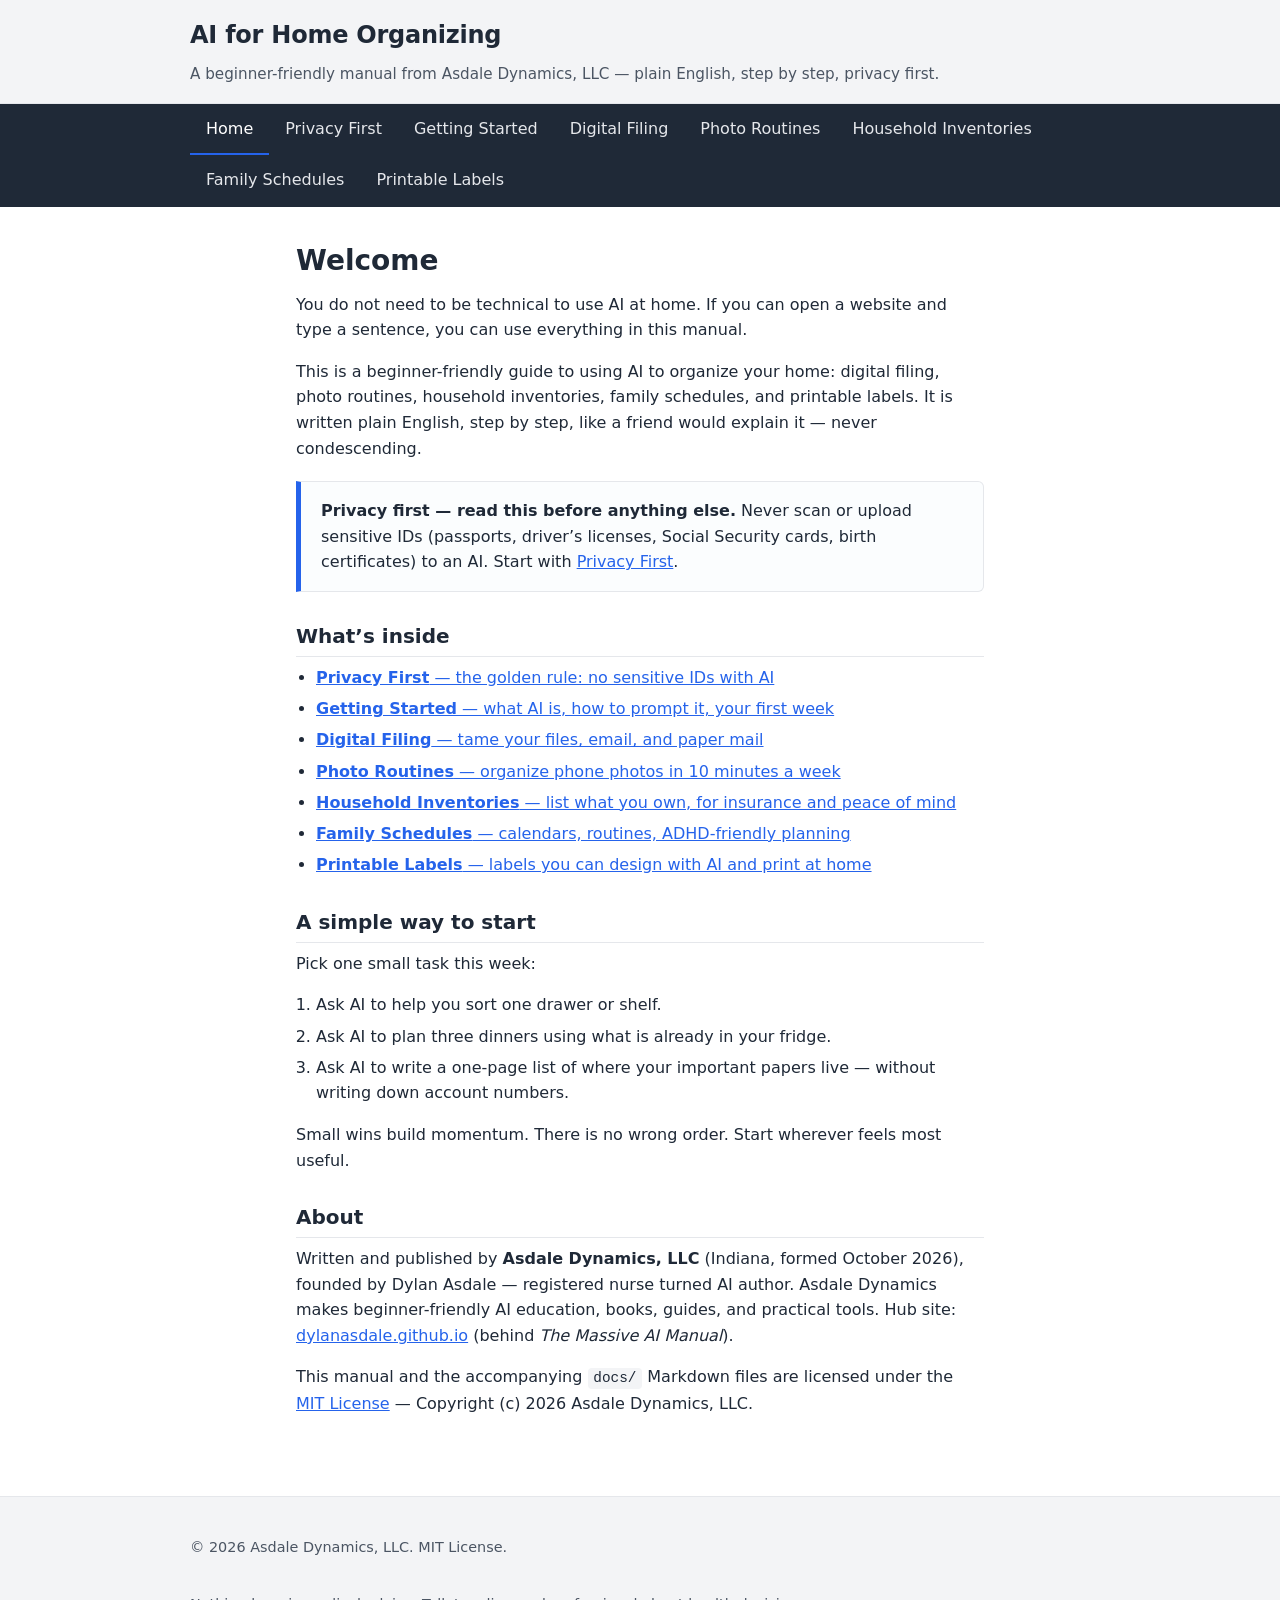
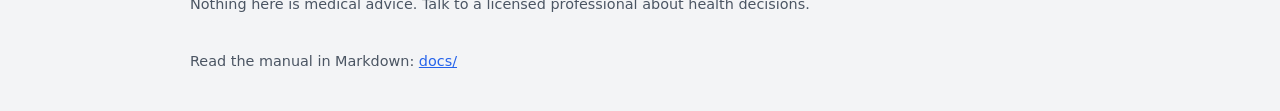
<file: site/index.html>
<!DOCTYPE html>
<html lang="en">
<head>
<meta charset="utf-8">
<meta name="viewport" content="width=device-width, initial-scale=1">
<title>AI for Home Organizing — Asdale Dynamics, LLC</title>
<link rel="stylesheet" href="style.css">
</head>
<body>

<header>
  <div class="header-inner">
    <h1 class="site-title"><a href="index.html">AI for Home Organizing</a></h1>
    <p class="site-tagline">A beginner-friendly manual from Asdale Dynamics, LLC — plain English, step by step, privacy first.</p>
  </div>
</header>

<nav>
  <ul>
    <li><a href="index.html" class="active">Home</a></li>
    <li><a href="privacy.html">Privacy First</a></li>
    <li><a href="intro.html">Getting Started</a></li>
    <li><a href="digital-filing.html">Digital Filing</a></li>
    <li><a href="photo-routines.html">Photo Routines</a></li>
    <li><a href="household-inventories.html">Household Inventories</a></li>
    <li><a href="family-schedules.html">Family Schedules</a></li>
    <li><a href="printable-labels.html">Printable Labels</a></li>
  </ul>
</nav>

<main>
  <h1>Welcome</h1>

  <p>You do not need to be technical to use AI at home. If you can open a website and type a sentence, you can use everything in this manual.</p>

  <p>This is a beginner-friendly guide to using AI to organize your home: digital filing, photo routines, household inventories, family schedules, and printable labels. It is written plain English, step by step, like a friend would explain it — never condescending.</p>

  <div class="privacy">
    <strong>Privacy first — read this before anything else.</strong> Never scan or upload sensitive IDs (passports, driver&rsquo;s licenses, Social Security cards, birth certificates) to an AI. Start with <a href="privacy.html">Privacy First</a>.
  </div>

  <h2>What&rsquo;s inside</h2>

  <ul>
    <li><a href="privacy.html"><strong>Privacy First</strong> — the golden rule: no sensitive IDs with AI</a></li>
    <li><a href="intro.html"><strong>Getting Started</strong> — what AI is, how to prompt it, your first week</a></li>
    <li><a href="digital-filing.html"><strong>Digital Filing</strong> — tame your files, email, and paper mail</a></li>
    <li><a href="photo-routines.html"><strong>Photo Routines</strong> — organize phone photos in 10 minutes a week</a></li>
    <li><a href="household-inventories.html"><strong>Household Inventories</strong> — list what you own, for insurance and peace of mind</a></li>
    <li><a href="family-schedules.html"><strong>Family Schedules</strong> — calendars, routines, ADHD-friendly planning</a></li>
    <li><a href="printable-labels.html"><strong>Printable Labels</strong> — labels you can design with AI and print at home</a></li>
  </ul>

  <h2>A simple way to start</h2>

  <p>Pick one small task this week:</p>
  <ol>
    <li>Ask AI to help you sort one drawer or shelf.</li>
    <li>Ask AI to plan three dinners using what is already in your fridge.</li>
    <li>Ask AI to write a one-page list of where your important papers live — without writing down account numbers.</li>
  </ol>

  <p>Small wins build momentum. There is no wrong order. Start wherever feels most useful.</p>

  <h2>About</h2>

  <p>Written and published by <strong>Asdale Dynamics, LLC</strong> (Indiana, formed October 2026), founded by Dylan Asdale — registered nurse turned AI author. Asdale Dynamics makes beginner-friendly AI education, books, guides, and practical tools. Hub site: <a href="https://dylanasdale.github.io" target="_blank" rel="noopener">dylanasdale.github.io</a> (behind <em>The Massive AI Manual</em>).</p>

  <p>This manual and the accompanying <code>docs/</code> Markdown files are licensed under the <a href="https://opensource.org/licenses/MIT" target="_blank" rel="noopener">MIT License</a> — Copyright (c) 2026 Asdale Dynamics, LLC.</p>
</main>

<footer>
  <div class="footer-inner">
    <p>&copy; 2026 Asdale Dynamics, LLC. MIT License.</p>
    <p>Nothing here is medical advice. Talk to a licensed professional about health decisions.</p>
    <p>Read the manual in Markdown: <a href="https://github.com/dylanasdale/ai-for-home-organizing-guide" target="_blank" rel="noopener">docs/</a></p>
  </div>
</footer>

</body>
</html>
</file>
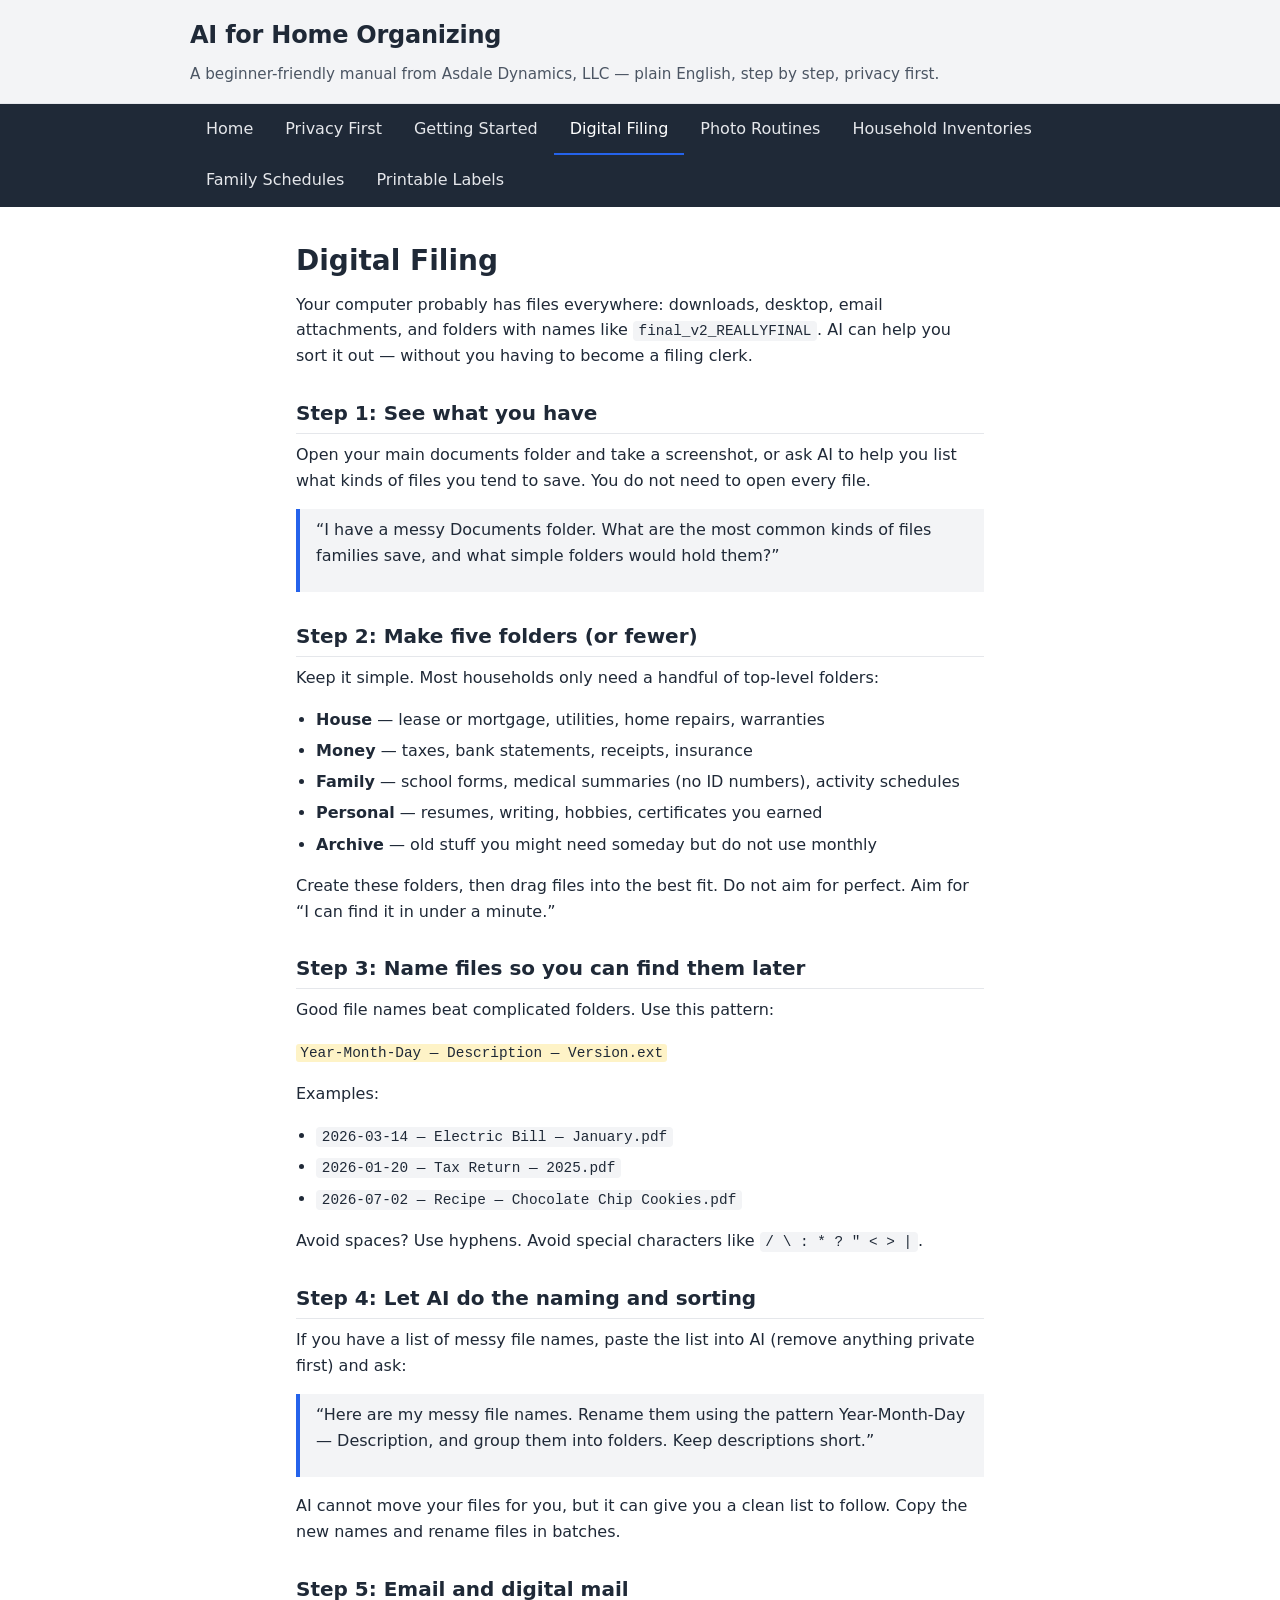
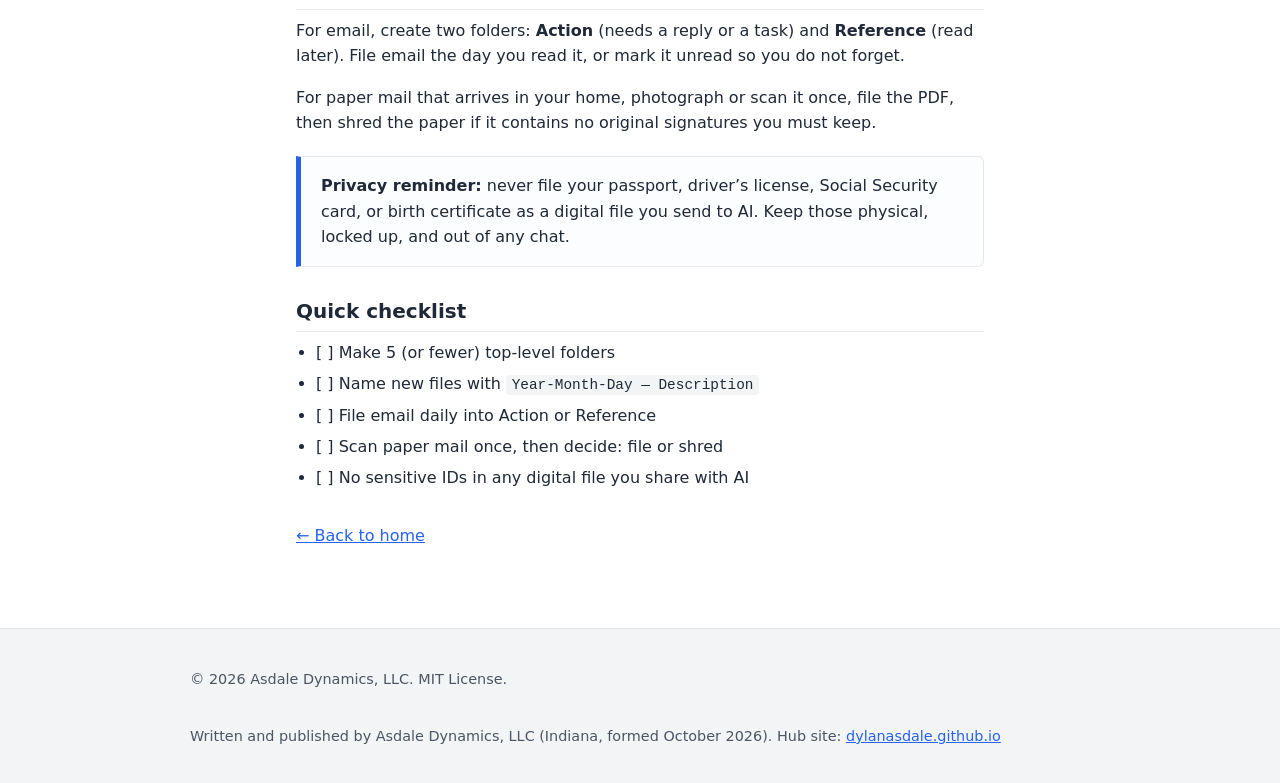
<file: site/digital-filing.html>
<!DOCTYPE html>
<html lang="en">
<head>
<meta charset="utf-8">
<meta name="viewport" content="width=device-width, initial-scale=1">
<title>Digital Filing — AI for Home Organizing</title>
<link rel="stylesheet" href="style.css">
</head>
<body>

<header>
  <div class="header-inner">
    <h1 class="site-title"><a href="index.html">AI for Home Organizing</a></h1>
    <p class="site-tagline">A beginner-friendly manual from Asdale Dynamics, LLC — plain English, step by step, privacy first.</p>
  </div>
</header>

<nav>
  <ul>
    <li><a href="index.html">Home</a></li>
    <li><a href="privacy.html">Privacy First</a></li>
    <li><a href="intro.html">Getting Started</a></li>
    <li><a href="digital-filing.html" class="active">Digital Filing</a></li>
    <li><a href="photo-routines.html">Photo Routines</a></li>
    <li><a href="household-inventories.html">Household Inventories</a></li>
    <li><a href="family-schedules.html">Family Schedules</a></li>
    <li><a href="printable-labels.html">Printable Labels</a></li>
  </ul>
</nav>

<main>
  <h1>Digital Filing</h1>

  <p>Your computer probably has files everywhere: downloads, desktop, email attachments, and folders with names like <code>final_v2_REALLYFINAL</code>. AI can help you sort it out — without you having to become a filing clerk.</p>

  <h2>Step 1: See what you have</h2>

  <p>Open your main documents folder and take a screenshot, or ask AI to help you list what kinds of files you tend to save. You do not need to open every file.</p>

  <blockquote><p>&ldquo;I have a messy Documents folder. What are the most common kinds of files families save, and what simple folders would hold them?&rdquo;</p></blockquote>

  <h2>Step 2: Make five folders (or fewer)</h2>

  <p>Keep it simple. Most households only need a handful of top-level folders:</p>
  <ul>
    <li><strong>House</strong> — lease or mortgage, utilities, home repairs, warranties</li>
    <li><strong>Money</strong> — taxes, bank statements, receipts, insurance</li>
    <li><strong>Family</strong> — school forms, medical summaries (no ID numbers), activity schedules</li>
    <li><strong>Personal</strong> — resumes, writing, hobbies, certificates you earned</li>
    <li><strong>Archive</strong> — old stuff you might need someday but do not use monthly</li>
  </ul>

  <p>Create these folders, then drag files into the best fit. Do not aim for perfect. Aim for &ldquo;I can find it in under a minute.&rdquo;</p>

  <h2>Step 3: Name files so you can find them later</h2>

  <p>Good file names beat complicated folders. Use this pattern:</p>

  <p><code class="highlight">Year-Month-Day — Description — Version.ext</code></p>

  <p>Examples:</p>
  <ul>
    <li><code>2026-03-14 — Electric Bill — January.pdf</code></li>
    <li><code>2026-01-20 — Tax Return — 2025.pdf</code></li>
    <li><code>2026-07-02 — Recipe — Chocolate Chip Cookies.pdf</code></li>
  </ul>

  <p>Avoid spaces? Use hyphens. Avoid special characters like <code>/ \ : * ? " &lt; &gt; |</code>.</p>

  <h2>Step 4: Let AI do the naming and sorting</h2>

  <p>If you have a list of messy file names, paste the list into AI (remove anything private first) and ask:</p>

  <blockquote><p>&ldquo;Here are my messy file names. Rename them using the pattern Year-Month-Day — Description, and group them into folders. Keep descriptions short.&rdquo;</p></blockquote>

  <p>AI cannot move your files for you, but it can give you a clean list to follow. Copy the new names and rename files in batches.</p>

  <h2>Step 5: Email and digital mail</h2>

  <p>For email, create two folders: <strong>Action</strong> (needs a reply or a task) and <strong>Reference</strong> (read later). File email the day you read it, or mark it unread so you do not forget.</p>

  <p>For paper mail that arrives in your home, photograph or scan it once, file the PDF, then shred the paper if it contains no original signatures you must keep.</p>

  <div class="privacy">
    <strong>Privacy reminder:</strong> never file your passport, driver&rsquo;s license, Social Security card, or birth certificate as a digital file you send to AI. Keep those physical, locked up, and out of any chat.
  </div>

  <h2>Quick checklist</h2>

  <ul>
    <li>[ ] Make 5 (or fewer) top-level folders</li>
    <li>[ ] Name new files with <code>Year-Month-Day — Description</code></li>
    <li>[ ] File email daily into Action or Reference</li>
    <li>[ ] Scan paper mail once, then decide: file or shred</li>
    <li>[ ] No sensitive IDs in any digital file you share with AI</li>
  </ul>

  <p class="no-print" style="margin-top:2rem;"><a href="index.html">&larr; Back to home</a></p>
</main>

<footer>
  <div class="footer-inner">
    <p>&copy; 2026 Asdale Dynamics, LLC. MIT License.</p>
    <p>Written and published by Asdale Dynamics, LLC (Indiana, formed October 2026). Hub site: <a href="https://dylanasdale.github.io" target="_blank" rel="noopener">dylanasdale.github.io</a></p>
  </div>
</footer>

</body>
</html>
</file>
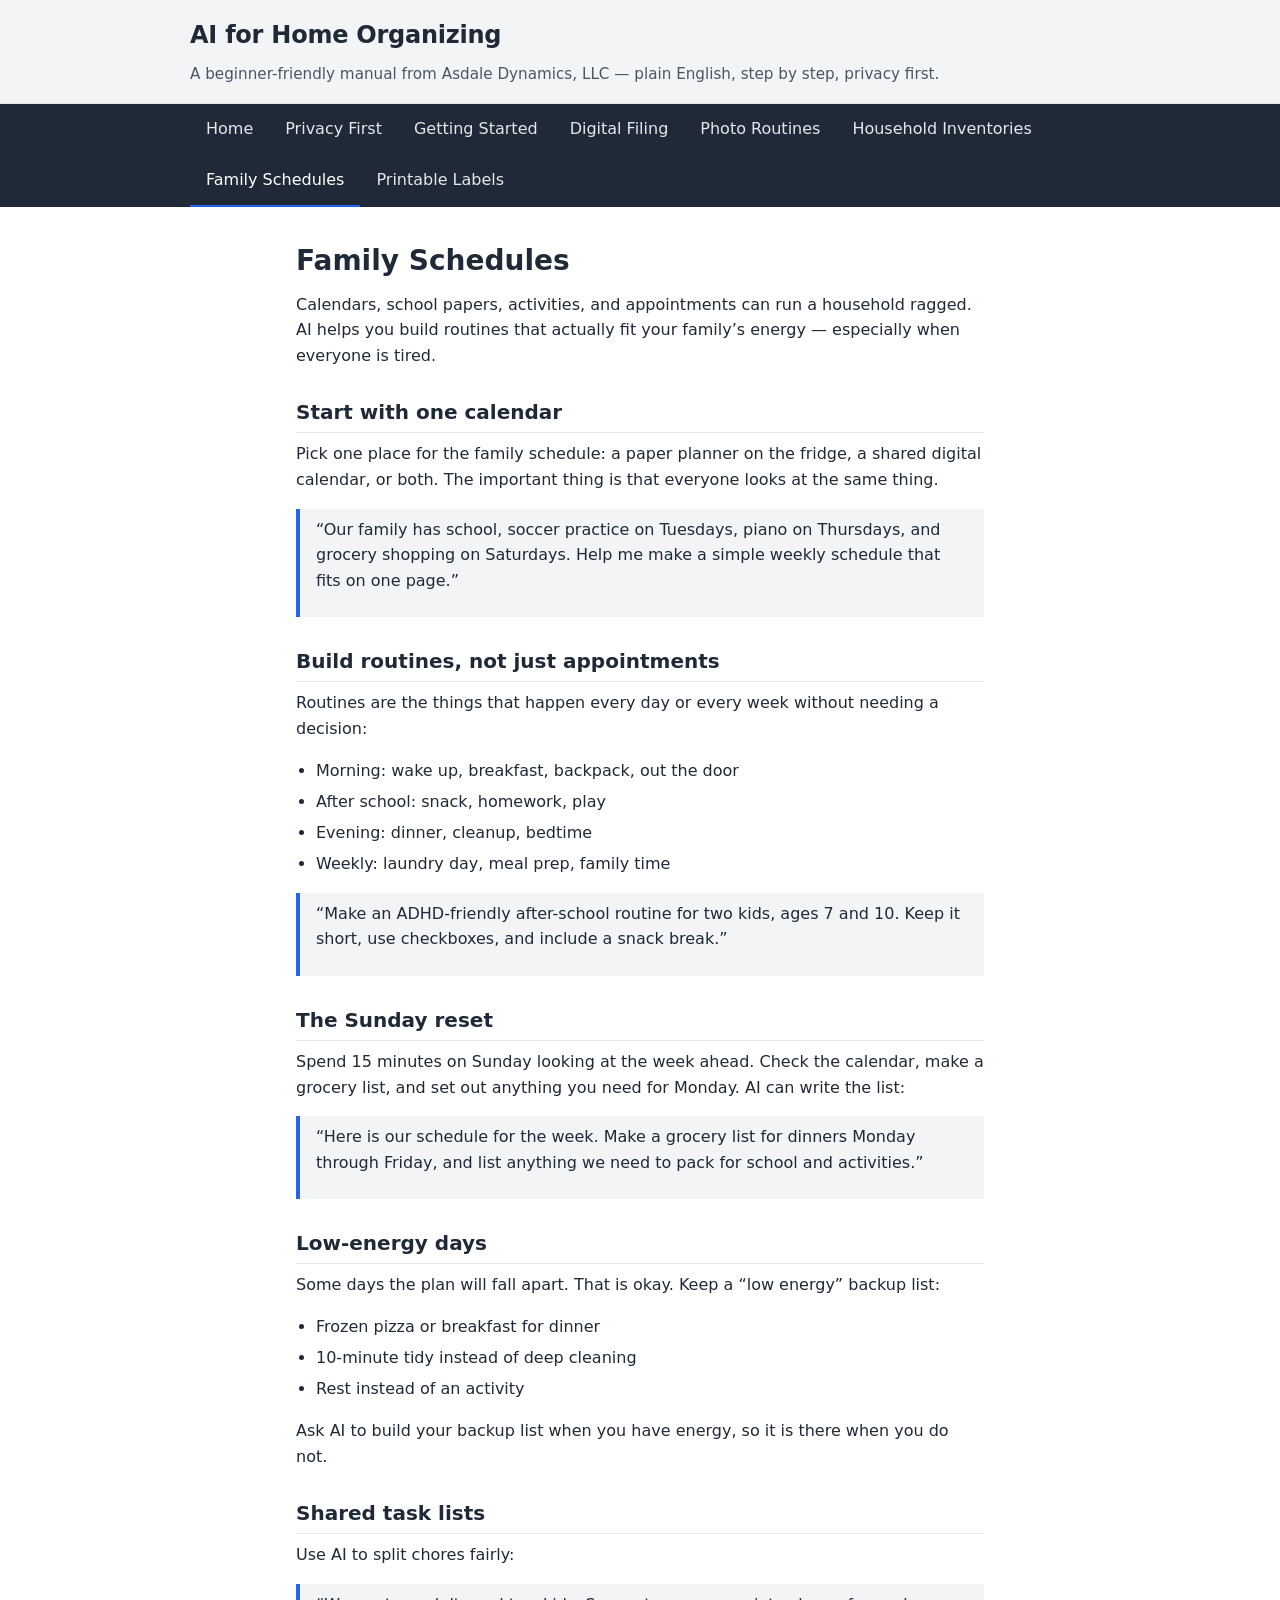
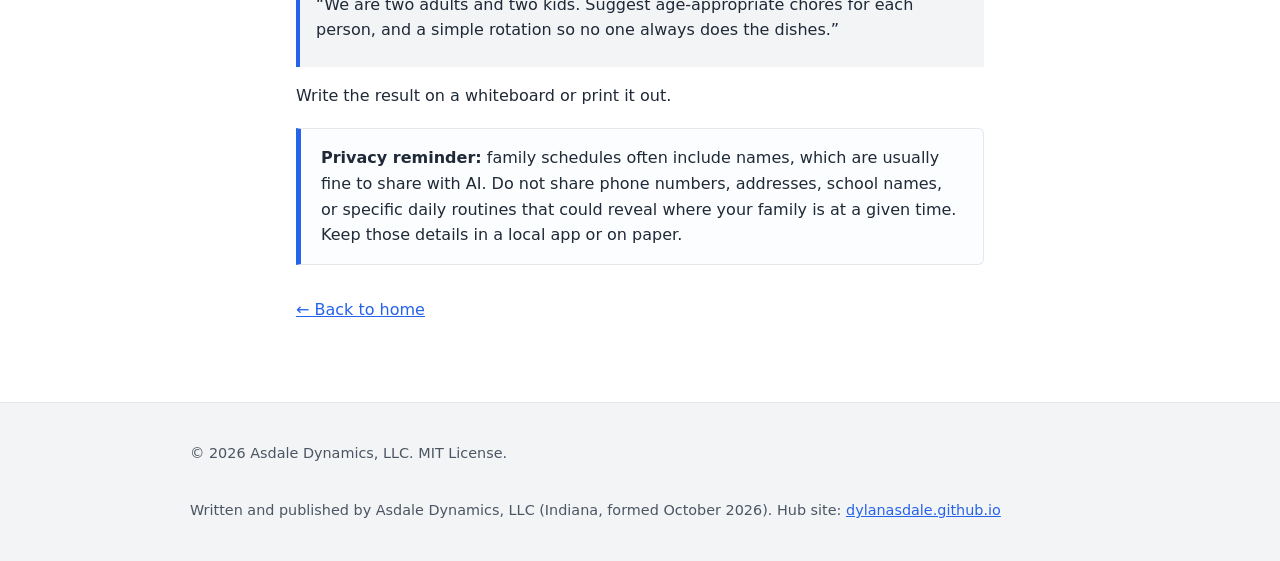
<file: site/family-schedules.html>
<!DOCTYPE html>
<html lang="en">
<head>
<meta charset="utf-8">
<meta name="viewport" content="width=device-width, initial-scale=1">
<title>Family Schedules — AI for Home Organizing</title>
<link rel="stylesheet" href="style.css">
</head>
<body>

<header>
  <div class="header-inner">
    <h1 class="site-title"><a href="index.html">AI for Home Organizing</a></h1>
    <p class="site-tagline">A beginner-friendly manual from Asdale Dynamics, LLC — plain English, step by step, privacy first.</p>
  </div>
</header>

<nav>
  <ul>
    <li><a href="index.html">Home</a></li>
    <li><a href="privacy.html">Privacy First</a></li>
    <li><a href="intro.html">Getting Started</a></li>
    <li><a href="digital-filing.html">Digital Filing</a></li>
    <li><a href="photo-routines.html">Photo Routines</a></li>
    <li><a href="household-inventories.html">Household Inventories</a></li>
    <li><a href="family-schedules.html" class="active">Family Schedules</a></li>
    <li><a href="printable-labels.html">Printable Labels</a></li>
  </ul>
</nav>

<main>
  <h1>Family Schedules</h1>

  <p>Calendars, school papers, activities, and appointments can run a household ragged. AI helps you build routines that actually fit your family&rsquo;s energy — especially when everyone is tired.</p>

  <h2>Start with one calendar</h2>

  <p>Pick one place for the family schedule: a paper planner on the fridge, a shared digital calendar, or both. The important thing is that everyone looks at the same thing.</p>

  <blockquote><p>&ldquo;Our family has school, soccer practice on Tuesdays, piano on Thursdays, and grocery shopping on Saturdays. Help me make a simple weekly schedule that fits on one page.&rdquo;</p></blockquote>

  <h2>Build routines, not just appointments</h2>

  <p>Routines are the things that happen every day or every week without needing a decision:</p>
  <ul>
    <li>Morning: wake up, breakfast, backpack, out the door</li>
    <li>After school: snack, homework, play</li>
    <li>Evening: dinner, cleanup, bedtime</li>
    <li>Weekly: laundry day, meal prep, family time</li>
  </ul>

  <blockquote><p>&ldquo;Make an ADHD-friendly after-school routine for two kids, ages 7 and 10. Keep it short, use checkboxes, and include a snack break.&rdquo;</p></blockquote>

  <h2>The Sunday reset</h2>

  <p>Spend 15 minutes on Sunday looking at the week ahead. Check the calendar, make a grocery list, and set out anything you need for Monday. AI can write the list:</p>

  <blockquote><p>&ldquo;Here is our schedule for the week. Make a grocery list for dinners Monday through Friday, and list anything we need to pack for school and activities.&rdquo;</p></blockquote>

  <h2>Low-energy days</h2>

  <p>Some days the plan will fall apart. That is okay. Keep a &ldquo;low energy&rdquo; backup list:</p>
  <ul>
    <li>Frozen pizza or breakfast for dinner</li>
    <li>10-minute tidy instead of deep cleaning</li>
    <li>Rest instead of an activity</li>
  </ul>

  <p>Ask AI to build your backup list when you have energy, so it is there when you do not.</p>

  <h2>Shared task lists</h2>

  <p>Use AI to split chores fairly:</p>

  <blockquote><p>&ldquo;We are two adults and two kids. Suggest age-appropriate chores for each person, and a simple rotation so no one always does the dishes.&rdquo;</p></blockquote>

  <p>Write the result on a whiteboard or print it out.</p>

  <div class="privacy">
    <strong>Privacy reminder:</strong> family schedules often include names, which are usually fine to share with AI. Do not share phone numbers, addresses, school names, or specific daily routines that could reveal where your family is at a given time. Keep those details in a local app or on paper.
  </div>

  <p class="no-print" style="margin-top:2rem;"><a href="index.html">&larr; Back to home</a></p>
</main>

<footer>
  <div class="footer-inner">
    <p>&copy; 2026 Asdale Dynamics, LLC. MIT License.</p>
    <p>Written and published by Asdale Dynamics, LLC (Indiana, formed October 2026). Hub site: <a href="https://dylanasdale.github.io" target="_blank" rel="noopener">dylanasdale.github.io</a></p>
  </div>
</footer>

</body>
</html>
</file>
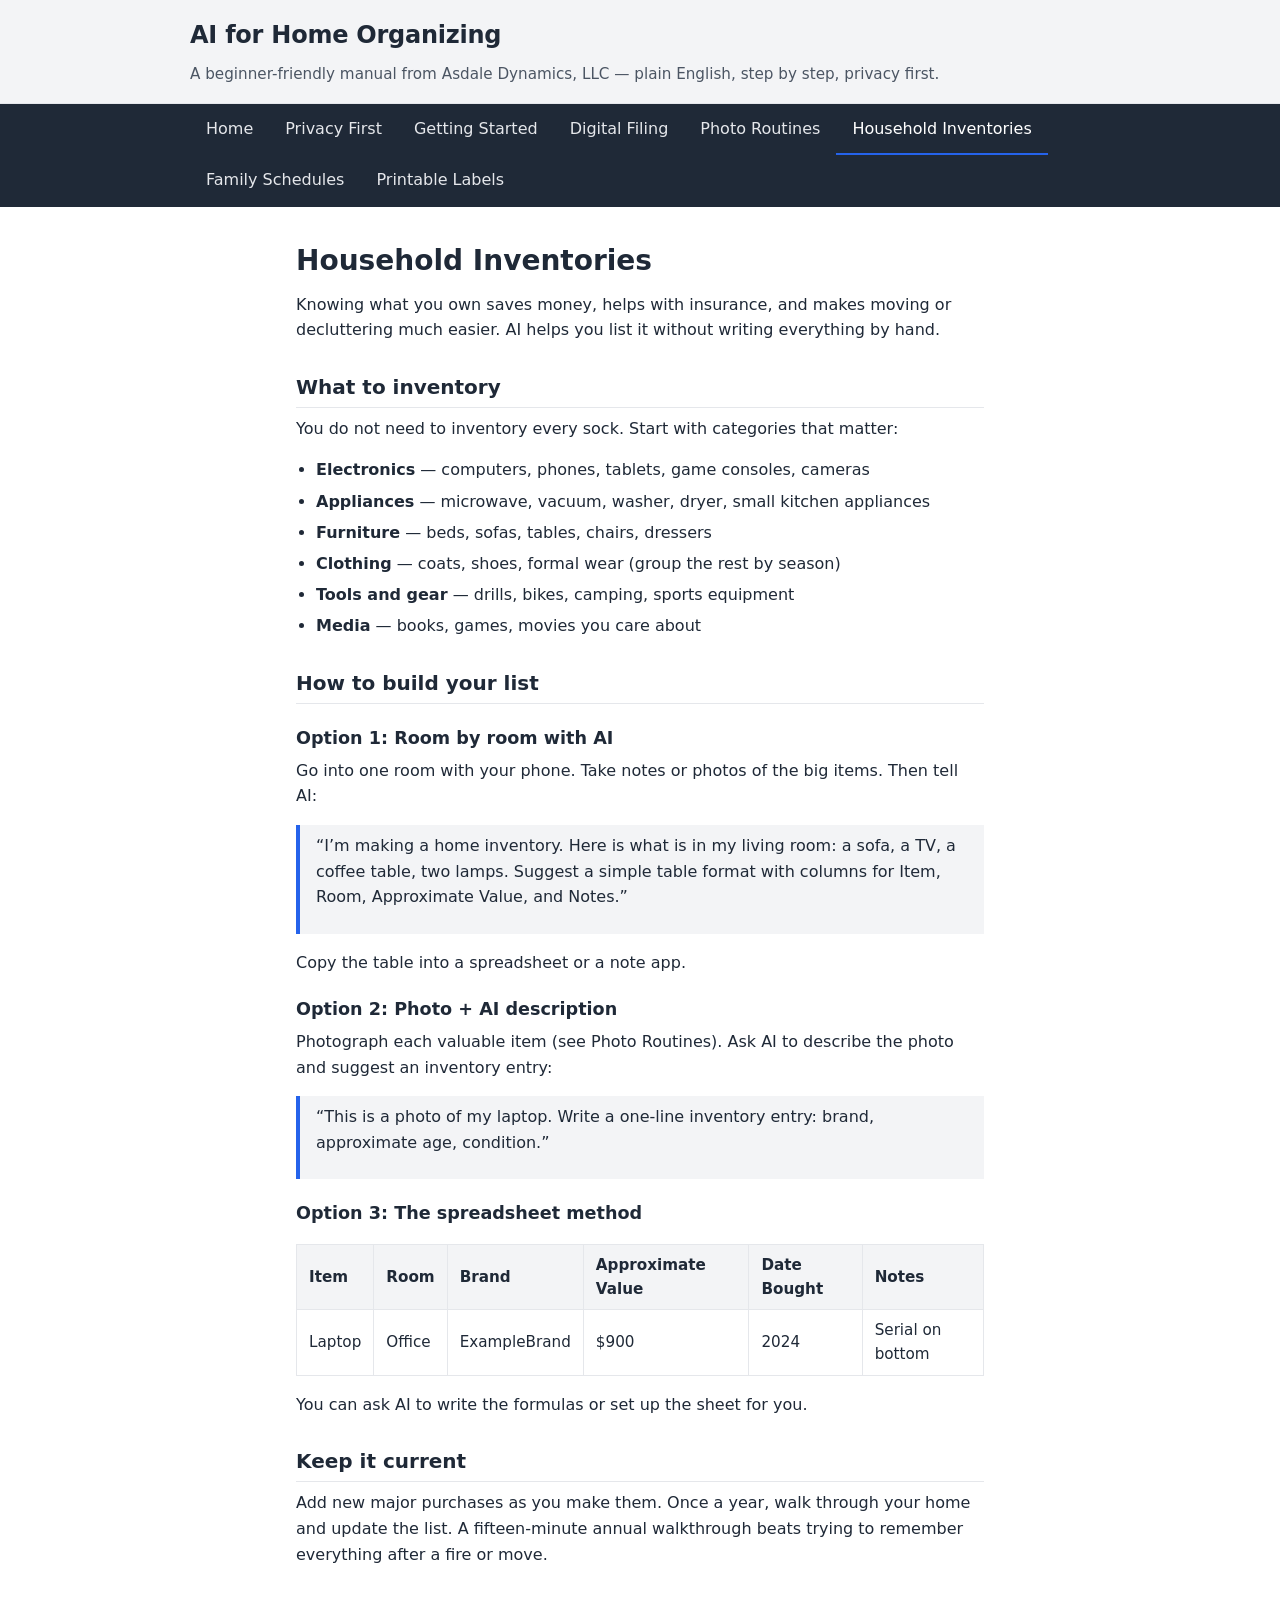
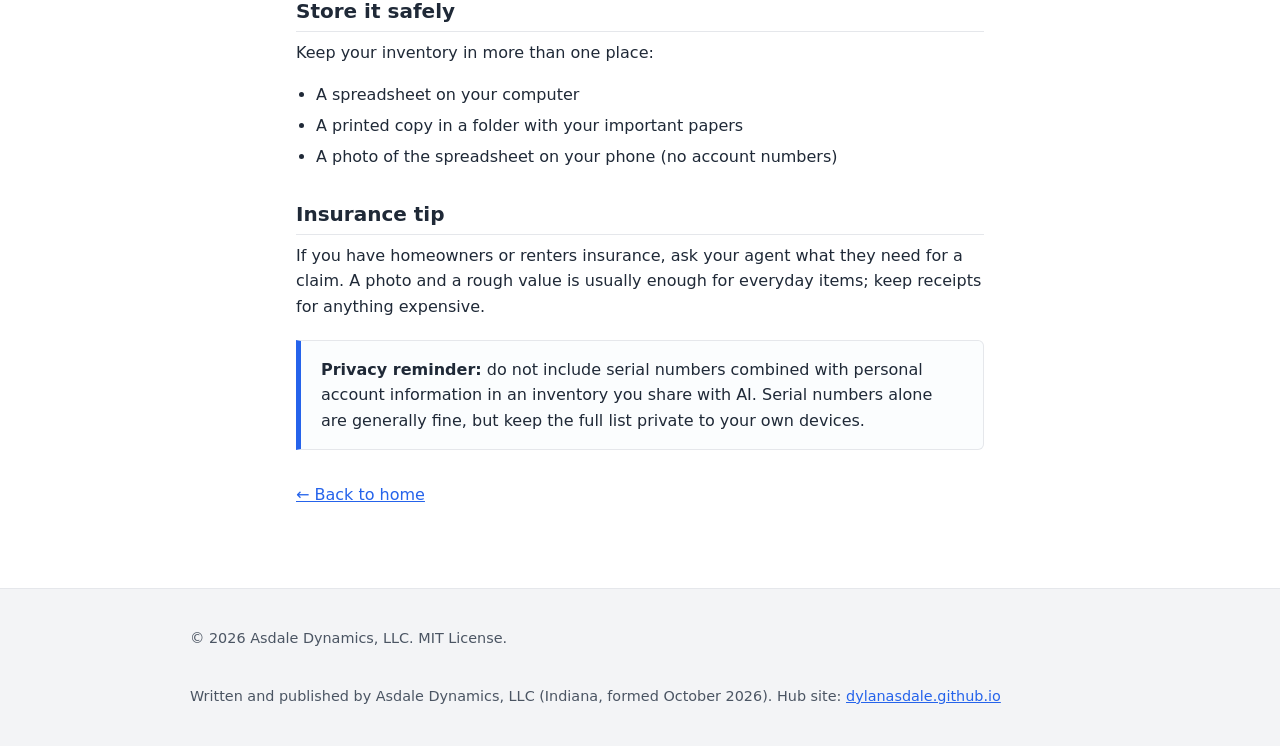
<file: site/household-inventories.html>
<!DOCTYPE html>
<html lang="en">
<head>
<meta charset="utf-8">
<meta name="viewport" content="width=device-width, initial-scale=1">
<title>Household Inventories — AI for Home Organizing</title>
<link rel="stylesheet" href="style.css">
</head>
<body>

<header>
  <div class="header-inner">
    <h1 class="site-title"><a href="index.html">AI for Home Organizing</a></h1>
    <p class="site-tagline">A beginner-friendly manual from Asdale Dynamics, LLC — plain English, step by step, privacy first.</p>
  </div>
</header>

<nav>
  <ul>
    <li><a href="index.html">Home</a></li>
    <li><a href="privacy.html">Privacy First</a></li>
    <li><a href="intro.html">Getting Started</a></li>
    <li><a href="digital-filing.html">Digital Filing</a></li>
    <li><a href="photo-routines.html">Photo Routines</a></li>
    <li><a href="household-inventories.html" class="active">Household Inventories</a></li>
    <li><a href="family-schedules.html">Family Schedules</a></li>
    <li><a href="printable-labels.html">Printable Labels</a></li>
  </ul>
</nav>

<main>
  <h1>Household Inventories</h1>

  <p>Knowing what you own saves money, helps with insurance, and makes moving or decluttering much easier. AI helps you list it without writing everything by hand.</p>

  <h2>What to inventory</h2>

  <p>You do not need to inventory every sock. Start with categories that matter:</p>
  <ul>
    <li><strong>Electronics</strong> — computers, phones, tablets, game consoles, cameras</li>
    <li><strong>Appliances</strong> — microwave, vacuum, washer, dryer, small kitchen appliances</li>
    <li><strong>Furniture</strong> — beds, sofas, tables, chairs, dressers</li>
    <li><strong>Clothing</strong> — coats, shoes, formal wear (group the rest by season)</li>
    <li><strong>Tools and gear</strong> — drills, bikes, camping, sports equipment</li>
    <li><strong>Media</strong> — books, games, movies you care about</li>
  </ul>

  <h2>How to build your list</h2>

  <h3>Option 1: Room by room with AI</h3>

  <p>Go into one room with your phone. Take notes or photos of the big items. Then tell AI:</p>

  <blockquote><p>&ldquo;I&rsquo;m making a home inventory. Here is what is in my living room: a sofa, a TV, a coffee table, two lamps. Suggest a simple table format with columns for Item, Room, Approximate Value, and Notes.&rdquo;</p></blockquote>

  <p>Copy the table into a spreadsheet or a note app.</p>

  <h3>Option 2: Photo + AI description</h3>

  <p>Photograph each valuable item (see Photo Routines). Ask AI to describe the photo and suggest an inventory entry:</p>

  <blockquote><p>&ldquo;This is a photo of my laptop. Write a one-line inventory entry: brand, approximate age, condition.&rdquo;</p></blockquote>

  <h3>Option 3: The spreadsheet method</h3>

  <table>
    <thead>
      <tr><th>Item</th><th>Room</th><th>Brand</th><th>Approximate Value</th><th>Date Bought</th><th>Notes</th></tr>
    </thead>
    <tbody>
      <tr><td>Laptop</td><td>Office</td><td>ExampleBrand</td><td>$900</td><td>2024</td><td>Serial on bottom</td></tr>
    </tbody>
  </table>

  <p>You can ask AI to write the formulas or set up the sheet for you.</p>

  <h2>Keep it current</h2>

  <p>Add new major purchases as you make them. Once a year, walk through your home and update the list. A fifteen-minute annual walkthrough beats trying to remember everything after a fire or move.</p>

  <h2>Store it safely</h2>

  <p>Keep your inventory in more than one place:</p>
  <ul>
    <li>A spreadsheet on your computer</li>
    <li>A printed copy in a folder with your important papers</li>
    <li>A photo of the spreadsheet on your phone (no account numbers)</li>
  </ul>

  <h2>Insurance tip</h2>

  <p>If you have homeowners or renters insurance, ask your agent what they need for a claim. A photo and a rough value is usually enough for everyday items; keep receipts for anything expensive.</p>

  <div class="privacy">
    <strong>Privacy reminder:</strong> do not include serial numbers combined with personal account information in an inventory you share with AI. Serial numbers alone are generally fine, but keep the full list private to your own devices.
  </div>

  <p class="no-print" style="margin-top:2rem;"><a href="index.html">&larr; Back to home</a></p>
</main>

<footer>
  <div class="footer-inner">
    <p>&copy; 2026 Asdale Dynamics, LLC. MIT License.</p>
    <p>Written and published by Asdale Dynamics, LLC (Indiana, formed October 2026). Hub site: <a href="https://dylanasdale.github.io" target="_blank" rel="noopener">dylanasdale.github.io</a></p>
  </div>
</footer>

</body>
</html>
</file>
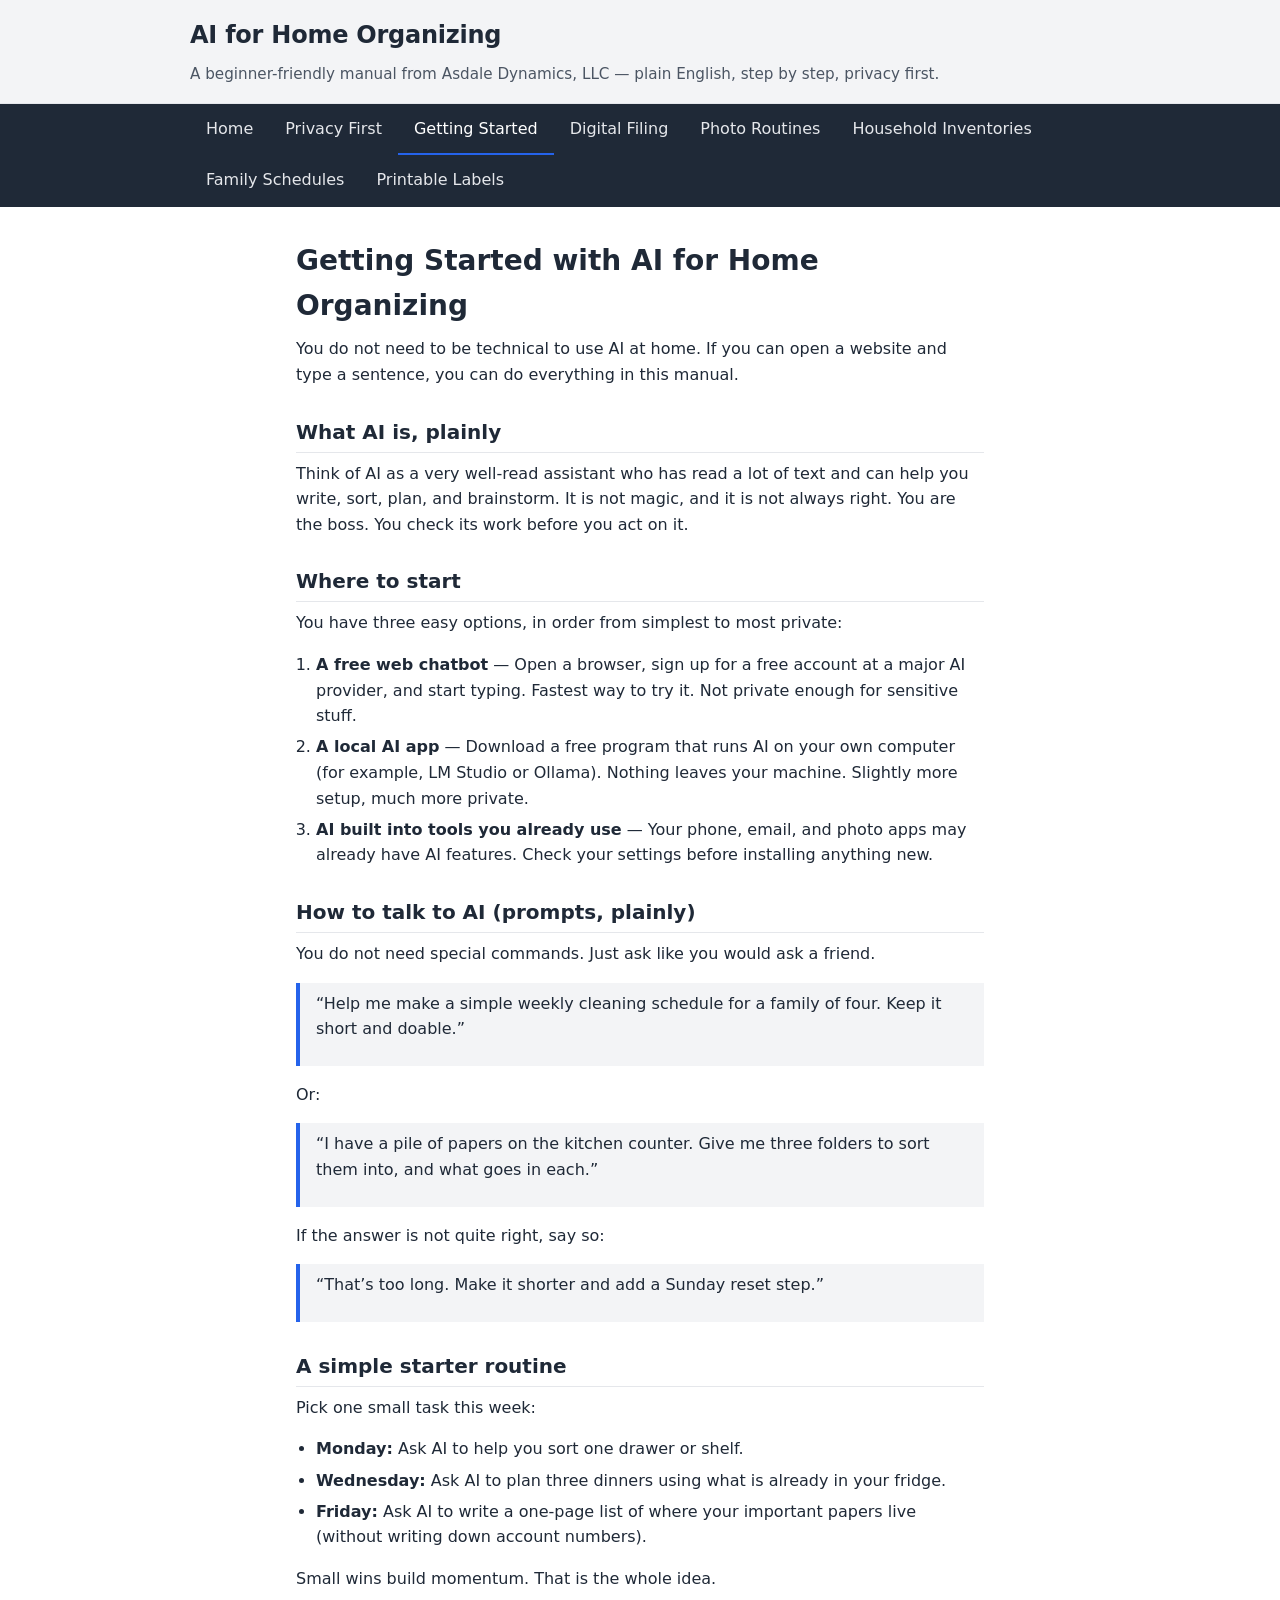
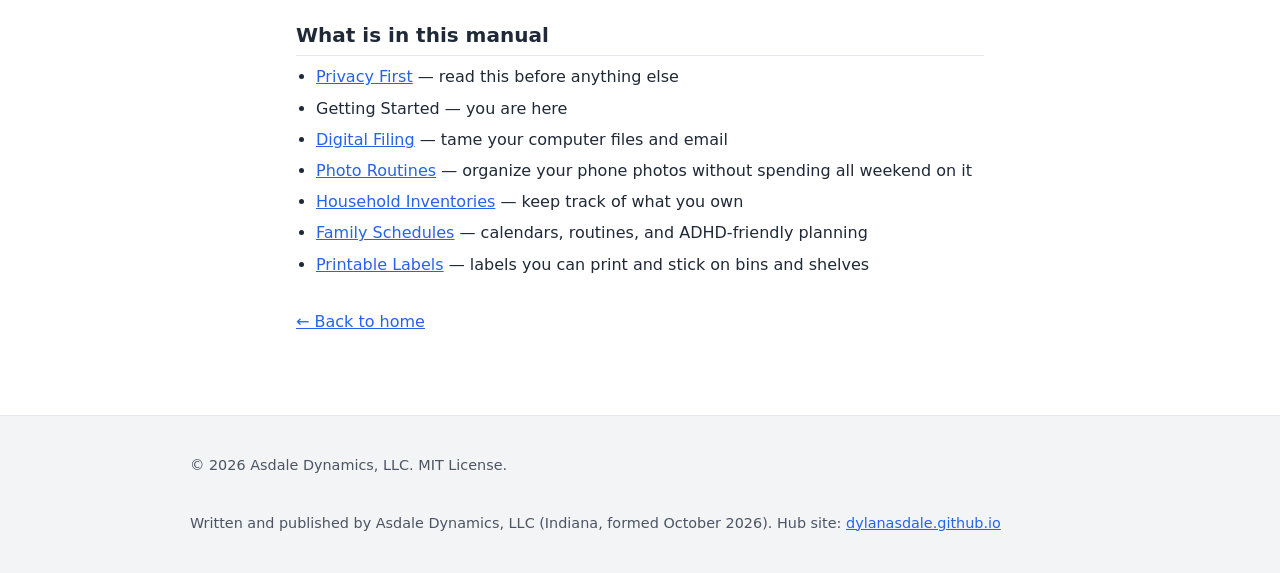
<file: site/intro.html>
<!DOCTYPE html>
<html lang="en">
<head>
<meta charset="utf-8">
<meta name="viewport" content="width=device-width, initial-scale=1">
<title>Getting Started with AI — AI for Home Organizing</title>
<link rel="stylesheet" href="style.css">
</head>
<body>

<header>
  <div class="header-inner">
    <h1 class="site-title"><a href="index.html">AI for Home Organizing</a></h1>
    <p class="site-tagline">A beginner-friendly manual from Asdale Dynamics, LLC — plain English, step by step, privacy first.</p>
  </div>
</header>

<nav>
  <ul>
    <li><a href="index.html">Home</a></li>
    <li><a href="privacy.html">Privacy First</a></li>
    <li><a href="intro.html" class="active">Getting Started</a></li>
    <li><a href="digital-filing.html">Digital Filing</a></li>
    <li><a href="photo-routines.html">Photo Routines</a></li>
    <li><a href="household-inventories.html">Household Inventories</a></li>
    <li><a href="family-schedules.html">Family Schedules</a></li>
    <li><a href="printable-labels.html">Printable Labels</a></li>
  </ul>
</nav>

<main>
  <h1>Getting Started with AI for Home Organizing</h1>

  <p>You do not need to be technical to use AI at home. If you can open a website and type a sentence, you can do everything in this manual.</p>

  <h2>What AI is, plainly</h2>

  <p>Think of AI as a very well-read assistant who has read a lot of text and can help you write, sort, plan, and brainstorm. It is not magic, and it is not always right. You are the boss. You check its work before you act on it.</p>

  <h2>Where to start</h2>

  <p>You have three easy options, in order from simplest to most private:</p>
  <ol>
    <li><strong>A free web chatbot</strong> — Open a browser, sign up for a free account at a major AI provider, and start typing. Fastest way to try it. Not private enough for sensitive stuff.</li>
    <li><strong>A local AI app</strong> — Download a free program that runs AI on your own computer (for example, LM Studio or Ollama). Nothing leaves your machine. Slightly more setup, much more private.</li>
    <li><strong>AI built into tools you already use</strong> — Your phone, email, and photo apps may already have AI features. Check your settings before installing anything new.</li>
  </ol>

  <h2>How to talk to AI (prompts, plainly)</h2>

  <p>You do not need special commands. Just ask like you would ask a friend.</p>

  <blockquote><p>&ldquo;Help me make a simple weekly cleaning schedule for a family of four. Keep it short and doable.&rdquo;</p></blockquote>

  <p>Or:</p>

  <blockquote><p>&ldquo;I have a pile of papers on the kitchen counter. Give me three folders to sort them into, and what goes in each.&rdquo;</p></blockquote>

  <p>If the answer is not quite right, say so:</p>

  <blockquote><p>&ldquo;That&rsquo;s too long. Make it shorter and add a Sunday reset step.&rdquo;</p></blockquote>

  <h2>A simple starter routine</h2>

  <p>Pick one small task this week:</p>
  <ul>
    <li><strong>Monday:</strong> Ask AI to help you sort one drawer or shelf.</li>
    <li><strong>Wednesday:</strong> Ask AI to plan three dinners using what is already in your fridge.</li>
    <li><strong>Friday:</strong> Ask AI to write a one-page list of where your important papers live (without writing down account numbers).</li>
  </ul>

  <p>Small wins build momentum. That is the whole idea.</p>

  <h2>What is in this manual</h2>

  <ul>
    <li><a href="privacy.html">Privacy First</a> — read this before anything else</li>
    <li>Getting Started — you are here</li>
    <li><a href="digital-filing.html">Digital Filing</a> — tame your computer files and email</li>
    <li><a href="photo-routines.html">Photo Routines</a> — organize your phone photos without spending all weekend on it</li>
    <li><a href="household-inventories.html">Household Inventories</a> — keep track of what you own</li>
    <li><a href="family-schedules.html">Family Schedules</a> — calendars, routines, and ADHD-friendly planning</li>
    <li><a href="printable-labels.html">Printable Labels</a> — labels you can print and stick on bins and shelves</li>
  </ul>

  <p class="no-print" style="margin-top:2rem;"><a href="index.html">&larr; Back to home</a></p>
</main>

<footer>
  <div class="footer-inner">
    <p>&copy; 2026 Asdale Dynamics, LLC. MIT License.</p>
    <p>Written and published by Asdale Dynamics, LLC (Indiana, formed October 2026). Hub site: <a href="https://dylanasdale.github.io" target="_blank" rel="noopener">dylanasdale.github.io</a></p>
  </div>
</footer>

</body>
</html>
</file>
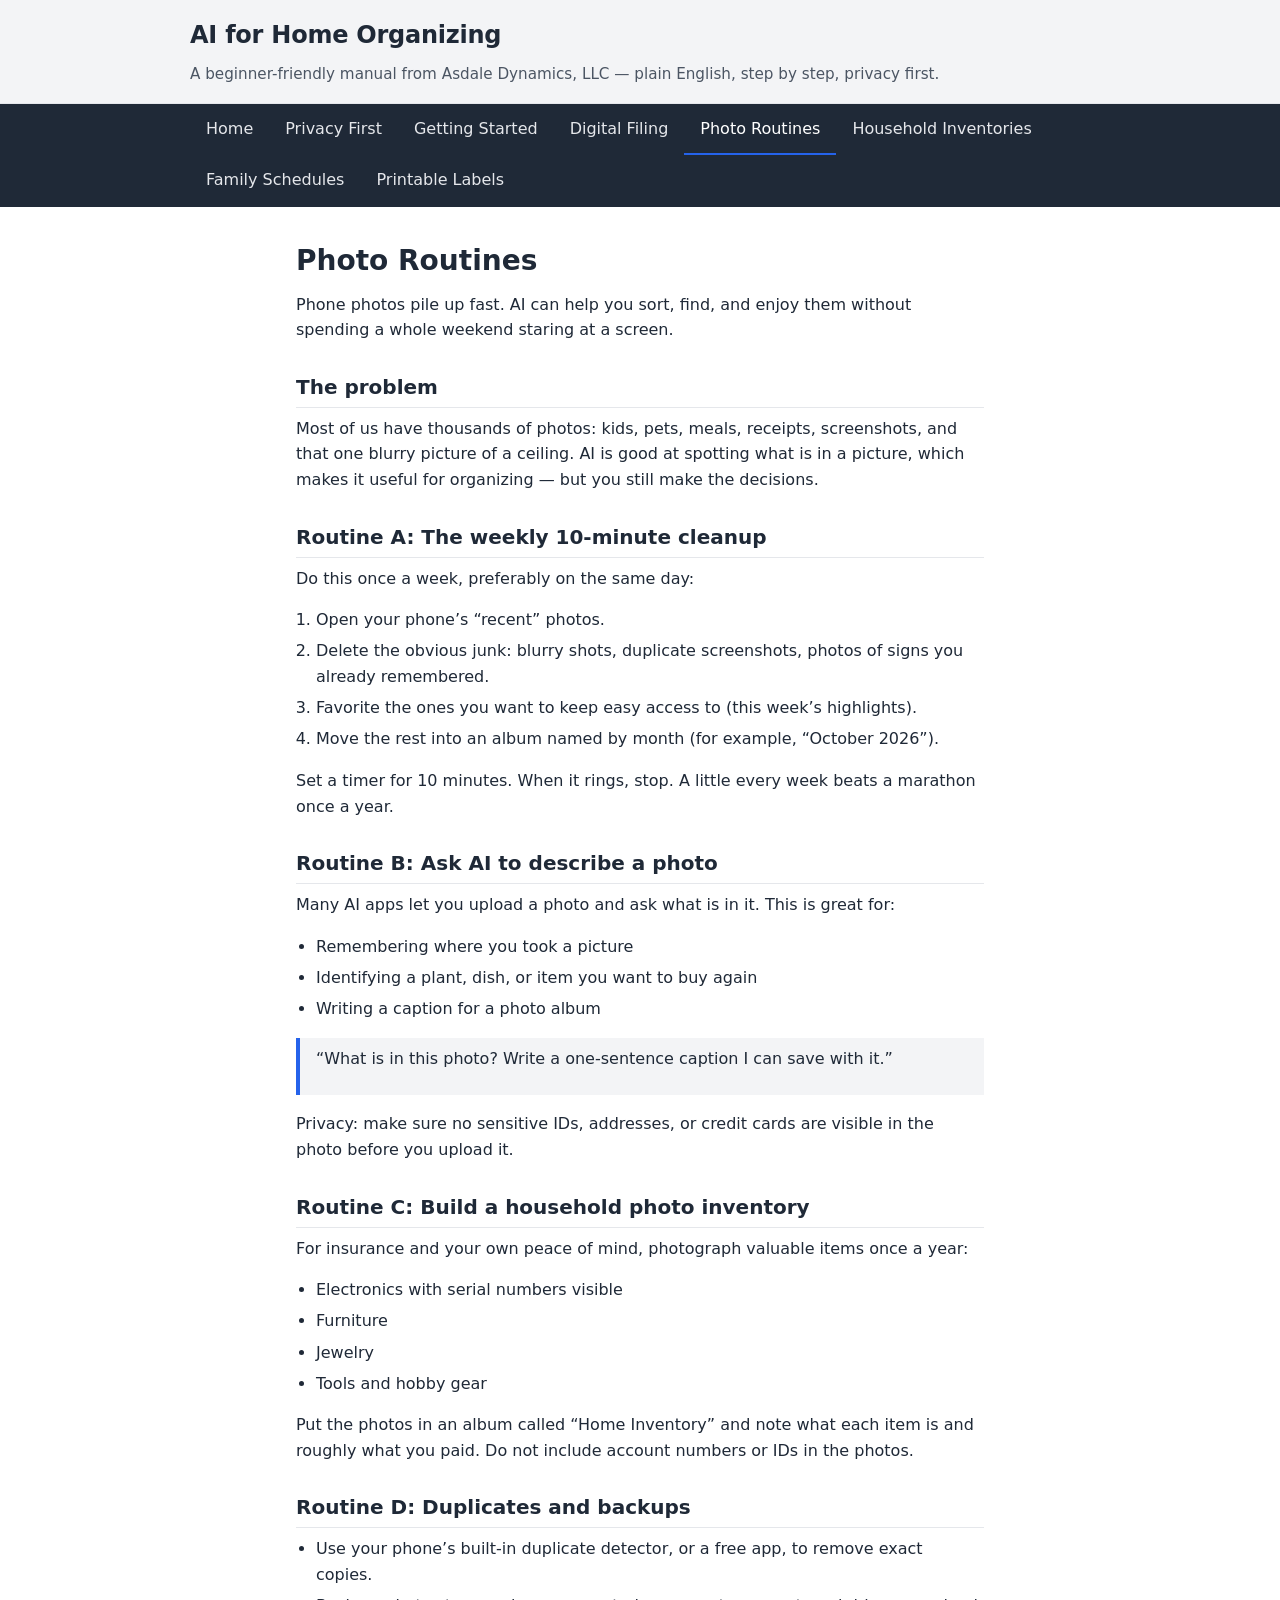
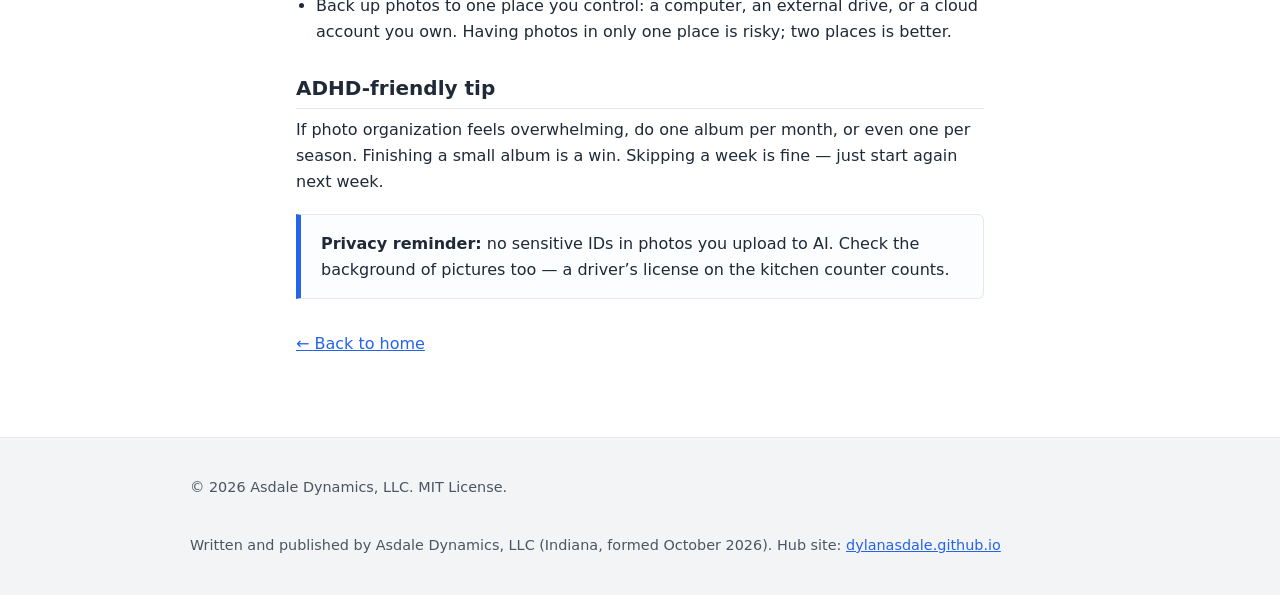
<file: site/photo-routines.html>
<!DOCTYPE html>
<html lang="en">
<head>
<meta charset="utf-8">
<meta name="viewport" content="width=device-width, initial-scale=1">
<title>Photo Routines — AI for Home Organizing</title>
<link rel="stylesheet" href="style.css">
</head>
<body>

<header>
  <div class="header-inner">
    <h1 class="site-title"><a href="index.html">AI for Home Organizing</a></h1>
    <p class="site-tagline">A beginner-friendly manual from Asdale Dynamics, LLC — plain English, step by step, privacy first.</p>
  </div>
</header>

<nav>
  <ul>
    <li><a href="index.html">Home</a></li>
    <li><a href="privacy.html">Privacy First</a></li>
    <li><a href="intro.html">Getting Started</a></li>
    <li><a href="digital-filing.html">Digital Filing</a></li>
    <li><a href="photo-routines.html" class="active">Photo Routines</a></li>
    <li><a href="household-inventories.html">Household Inventories</a></li>
    <li><a href="family-schedules.html">Family Schedules</a></li>
    <li><a href="printable-labels.html">Printable Labels</a></li>
  </ul>
</nav>

<main>
  <h1>Photo Routines</h1>

  <p>Phone photos pile up fast. AI can help you sort, find, and enjoy them without spending a whole weekend staring at a screen.</p>

  <h2>The problem</h2>

  <p>Most of us have thousands of photos: kids, pets, meals, receipts, screenshots, and that one blurry picture of a ceiling. AI is good at spotting what is in a picture, which makes it useful for organizing — but you still make the decisions.</p>

  <h2>Routine A: The weekly 10-minute cleanup</h2>

  <p>Do this once a week, preferably on the same day:</p>
  <ol>
    <li>Open your phone&rsquo;s &ldquo;recent&rdquo; photos.</li>
    <li>Delete the obvious junk: blurry shots, duplicate screenshots, photos of signs you already remembered.</li>
    <li>Favorite the ones you want to keep easy access to (this week&rsquo;s highlights).</li>
    <li>Move the rest into an album named by month (for example, &ldquo;October 2026&rdquo;).</li>
  </ol>

  <p>Set a timer for 10 minutes. When it rings, stop. A little every week beats a marathon once a year.</p>

  <h2>Routine B: Ask AI to describe a photo</h2>

  <p>Many AI apps let you upload a photo and ask what is in it. This is great for:</p>
  <ul>
    <li>Remembering where you took a picture</li>
    <li>Identifying a plant, dish, or item you want to buy again</li>
    <li>Writing a caption for a photo album</li>
  </ul>

  <blockquote><p>&ldquo;What is in this photo? Write a one-sentence caption I can save with it.&rdquo;</p></blockquote>

  <p>Privacy: make sure no sensitive IDs, addresses, or credit cards are visible in the photo before you upload it.</p>

  <h2>Routine C: Build a household photo inventory</h2>

  <p>For insurance and your own peace of mind, photograph valuable items once a year:</p>
  <ul>
    <li>Electronics with serial numbers visible</li>
    <li>Furniture</li>
    <li>Jewelry</li>
    <li>Tools and hobby gear</li>
  </ul>

  <p>Put the photos in an album called &ldquo;Home Inventory&rdquo; and note what each item is and roughly what you paid. Do not include account numbers or IDs in the photos.</p>

  <h2>Routine D: Duplicates and backups</h2>

  <ul>
    <li>Use your phone&rsquo;s built-in duplicate detector, or a free app, to remove exact copies.</li>
    <li>Back up photos to one place you control: a computer, an external drive, or a cloud account you own. Having photos in only one place is risky; two places is better.</li>
  </ul>

  <h2>ADHD-friendly tip</h2>

  <p>If photo organization feels overwhelming, do one album per month, or even one per season. Finishing a small album is a win. Skipping a week is fine — just start again next week.</p>

  <div class="privacy">
    <strong>Privacy reminder:</strong> no sensitive IDs in photos you upload to AI. Check the background of pictures too — a driver&rsquo;s license on the kitchen counter counts.
  </div>

  <p class="no-print" style="margin-top:2rem;"><a href="index.html">&larr; Back to home</a></p>
</main>

<footer>
  <div class="footer-inner">
    <p>&copy; 2026 Asdale Dynamics, LLC. MIT License.</p>
    <p>Written and published by Asdale Dynamics, LLC (Indiana, formed October 2026). Hub site: <a href="https://dylanasdale.github.io" target="_blank" rel="noopener">dylanasdale.github.io</a></p>
  </div>
</footer>

</body>
</html>
</file>
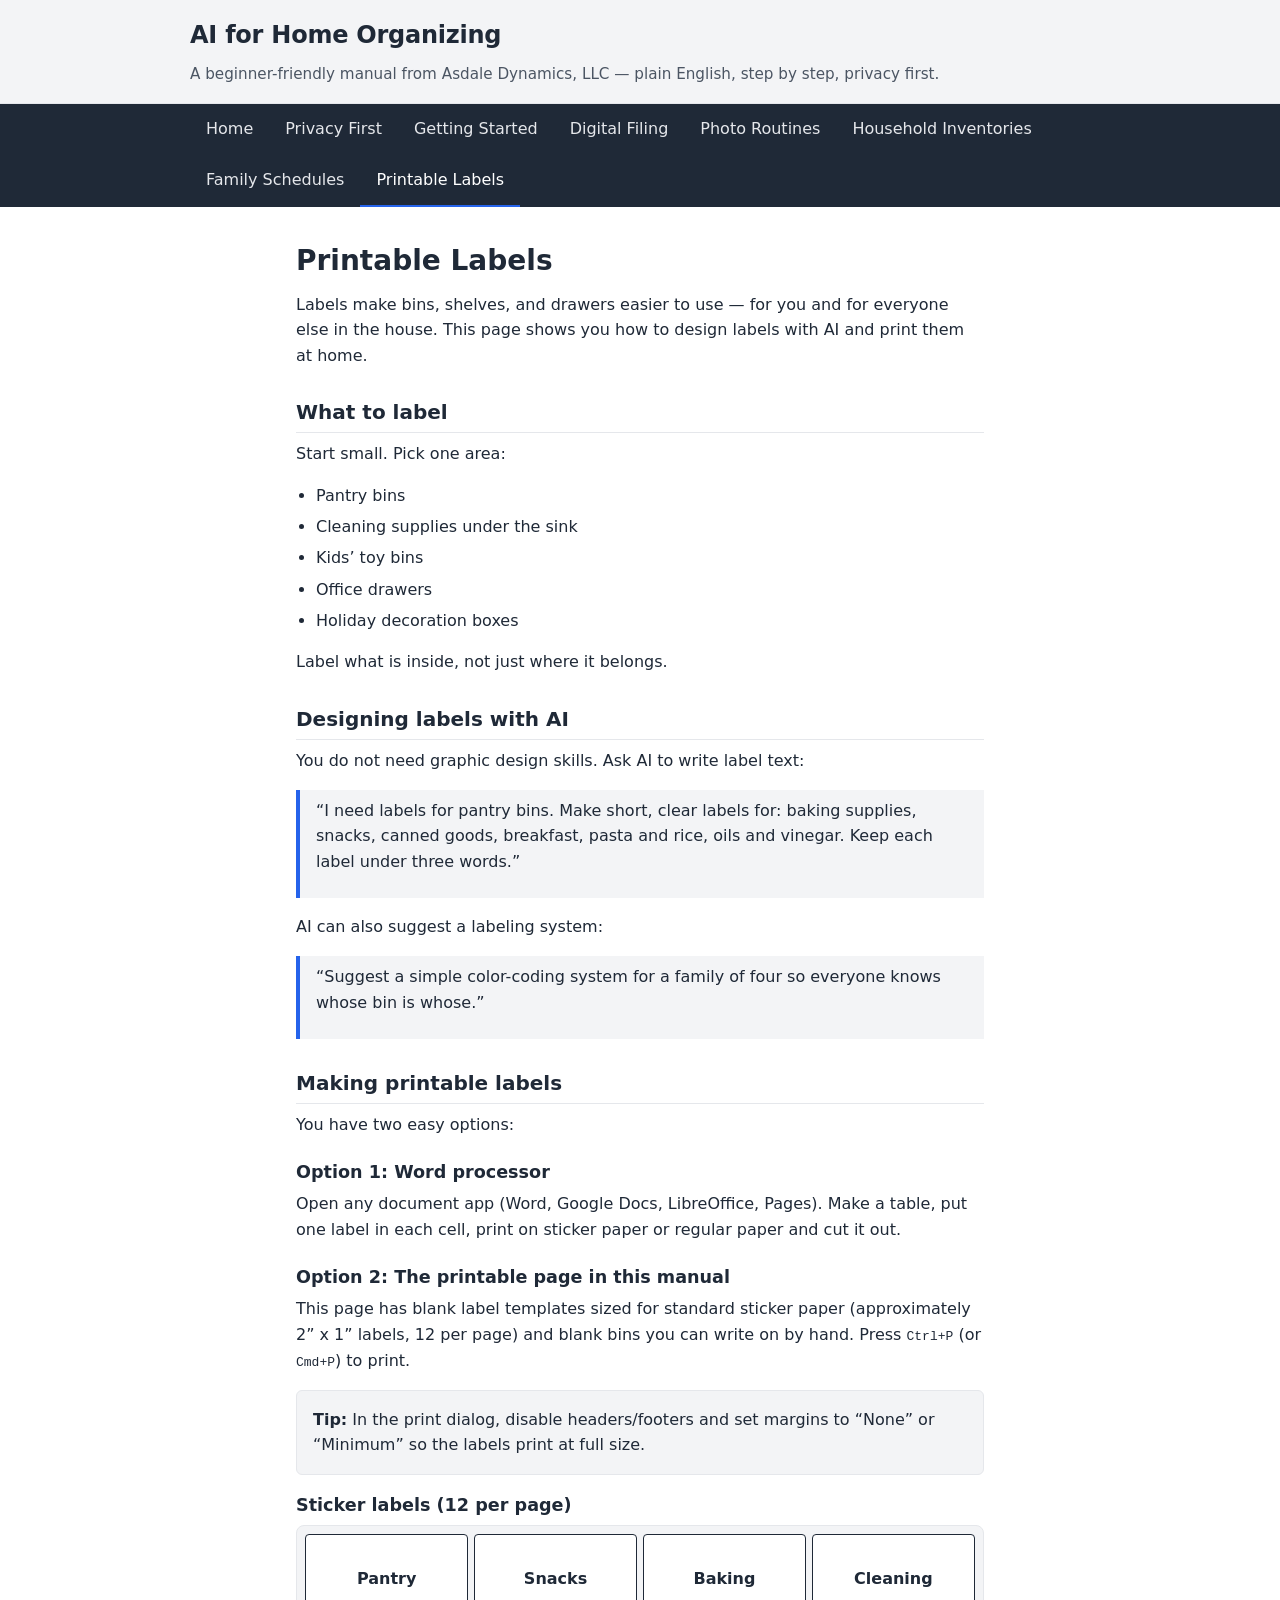
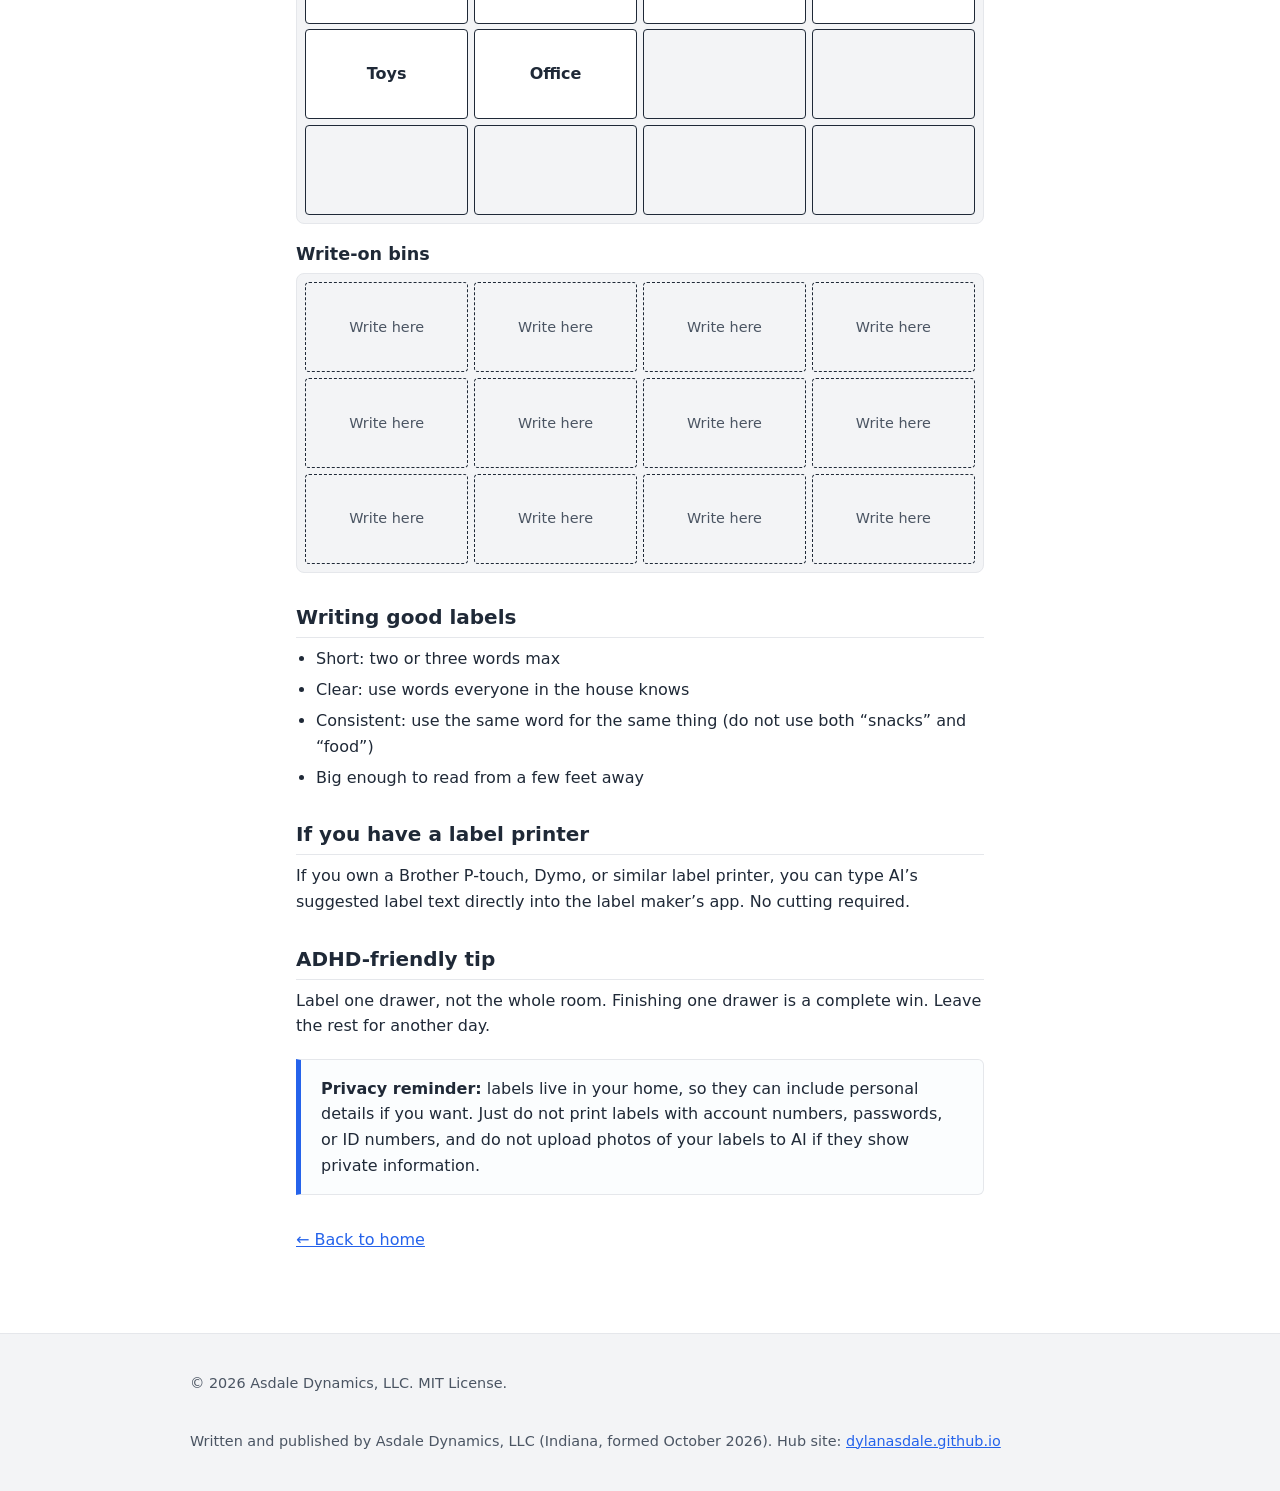
<file: site/printable-labels.html>
<!DOCTYPE html>
<html lang="en">
<head>
<meta charset="utf-8">
<meta name="viewport" content="width=device-width, initial-scale=1">
<title>Printable Labels — AI for Home Organizing</title>
<link rel="stylesheet" href="style.css">
<style>
  .print-hint { background: var(--soft); border: 1px solid var(--border); border-radius: 6px; padding: 1rem; margin: 1rem 0; }
  .print-hint kbd { font-family: ui-monospace, SFMono-Regular, Menlo, Monaco, Consolas, monospace; background: var(--ink); color: #fff; padding: 0.15em 0.4em; border-radius: 4px; font-size: 0.85em; }
</style>
</head>
<body>

<header>
  <div class="header-inner">
    <h1 class="site-title"><a href="index.html">AI for Home Organizing</a></h1>
    <p class="site-tagline">A beginner-friendly manual from Asdale Dynamics, LLC — plain English, step by step, privacy first.</p>
  </div>
</header>

<nav>
  <ul>
    <li><a href="index.html">Home</a></li>
    <li><a href="privacy.html">Privacy First</a></li>
    <li><a href="intro.html">Getting Started</a></li>
    <li><a href="digital-filing.html">Digital Filing</a></li>
    <li><a href="photo-routines.html">Photo Routines</a></li>
    <li><a href="household-inventories.html">Household Inventories</a></li>
    <li><a href="family-schedules.html">Family Schedules</a></li>
    <li><a href="printable-labels.html" class="active">Printable Labels</a></li>
  </ul>
</nav>

<main>
  <h1>Printable Labels</h1>

  <p>Labels make bins, shelves, and drawers easier to use — for you and for everyone else in the house. This page shows you how to design labels with AI and print them at home.</p>

  <h2>What to label</h2>

  <p>Start small. Pick one area:</p>
  <ul>
    <li>Pantry bins</li>
    <li>Cleaning supplies under the sink</li>
    <li>Kids&rsquo; toy bins</li>
    <li>Office drawers</li>
    <li>Holiday decoration boxes</li>
  </ul>

  <p>Label what is inside, not just where it belongs.</p>

  <h2>Designing labels with AI</h2>

  <p>You do not need graphic design skills. Ask AI to write label text:</p>

  <blockquote><p>&ldquo;I need labels for pantry bins. Make short, clear labels for: baking supplies, snacks, canned goods, breakfast, pasta and rice, oils and vinegar. Keep each label under three words.&rdquo;</p></blockquote>

  <p>AI can also suggest a labeling system:</p>

  <blockquote><p>&ldquo;Suggest a simple color-coding system for a family of four so everyone knows whose bin is whose.&rdquo;</p></blockquote>

  <h2>Making printable labels</h2>

  <p>You have two easy options:</p>

  <h3>Option 1: Word processor</h3>

  <p>Open any document app (Word, Google Docs, LibreOffice, Pages). Make a table, put one label in each cell, print on sticker paper or regular paper and cut it out.</p>

  <h3>Option 2: The printable page in this manual</h3>

  <p>This page has blank label templates sized for standard sticker paper (approximately 2&rdquo; x 1&rdquo; labels, 12 per page) and blank bins you can write on by hand. Press <kbd>Ctrl+P</kbd> (or <kbd>Cmd+P</kbd>) to print.</p>

  <div class="print-hint">
    <strong>Tip:</strong> In the print dialog, disable headers/footers and set margins to &ldquo;None&rdquo; or &ldquo;Minimum&rdquo; so the labels print at full size.
  </div>

  <div class="label-sheet">
    <h3>Sticker labels (12 per page)</h3>
    <div class="label-grid">
      <div class="label">Pantry</div>
      <div class="label">Snacks</div>
      <div class="label">Baking</div>
      <div class="label">Cleaning</div>
      <div class="label">Toys</div>
      <div class="label">Office</div>
      <div class="label blank"></div>
      <div class="label blank"></div>
      <div class="label blank"></div>
      <div class="label blank"></div>
      <div class="label blank"></div>
      <div class="label blank"></div>
    </div>

    <h3>Write-on bins</h3>
    <div class="label-grid">
      <div class="write-on">Write here</div>
      <div class="write-on">Write here</div>
      <div class="write-on">Write here</div>
      <div class="write-on">Write here</div>
      <div class="write-on">Write here</div>
      <div class="write-on">Write here</div>
      <div class="write-on">Write here</div>
      <div class="write-on">Write here</div>
      <div class="write-on">Write here</div>
      <div class="write-on">Write here</div>
      <div class="write-on">Write here</div>
      <div class="write-on">Write here</div>
    </div>
  </div>

  <h2>Writing good labels</h2>

  <ul>
    <li>Short: two or three words max</li>
    <li>Clear: use words everyone in the house knows</li>
    <li>Consistent: use the same word for the same thing (do not use both &ldquo;snacks&rdquo; and &ldquo;food&rdquo;)</li>
    <li>Big enough to read from a few feet away</li>
  </ul>

  <h2>If you have a label printer</h2>

  <p>If you own a Brother P-touch, Dymo, or similar label printer, you can type AI&rsquo;s suggested label text directly into the label maker&rsquo;s app. No cutting required.</p>

  <h2>ADHD-friendly tip</h2>

  <p>Label one drawer, not the whole room. Finishing one drawer is a complete win. Leave the rest for another day.</p>

  <div class="privacy">
    <strong>Privacy reminder:</strong> labels live in your home, so they can include personal details if you want. Just do not print labels with account numbers, passwords, or ID numbers, and do not upload photos of your labels to AI if they show private information.
  </div>

  <p class="no-print" style="margin-top:2rem;"><a href="index.html">&larr; Back to home</a></p>
</main>

<footer>
  <div class="footer-inner">
    <p>&copy; 2026 Asdale Dynamics, LLC. MIT License.</p>
    <p>Written and published by Asdale Dynamics, LLC (Indiana, formed October 2026). Hub site: <a href="https://dylanasdale.github.io" target="_blank" rel="noopener">dylanasdale.github.io</a></p>
  </div>
</footer>

</body>
</html>
</file>
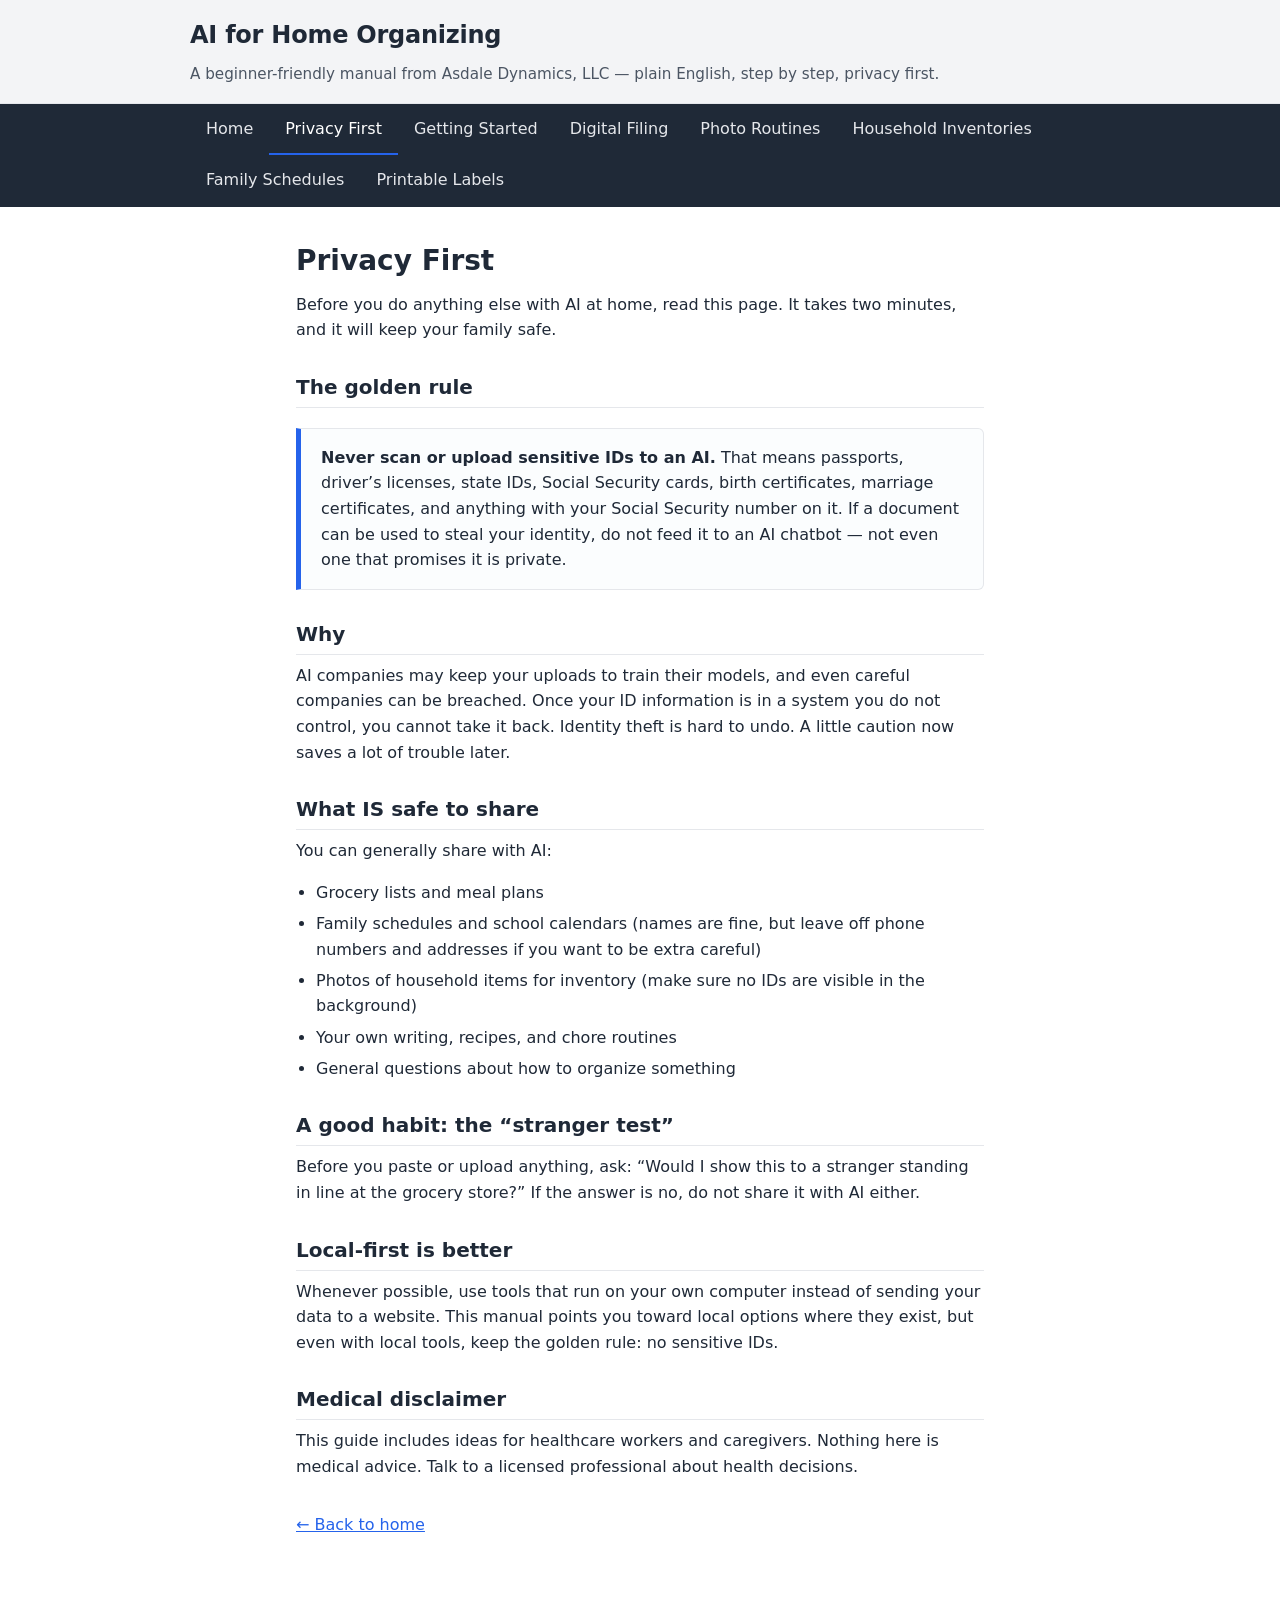
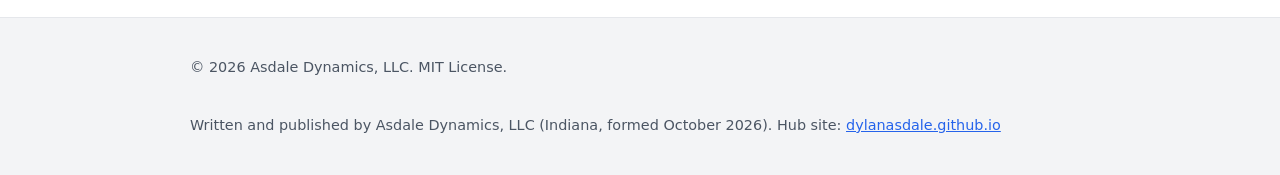
<file: site/privacy.html>
<!DOCTYPE html>
<html lang="en">
<head>
<meta charset="utf-8">
<meta name="viewport" content="width=device-width, initial-scale=1">
<title>Privacy First — AI for Home Organizing</title>
<link rel="stylesheet" href="style.css">
</head>
<body>

<header>
  <div class="header-inner">
    <h1 class="site-title"><a href="index.html">AI for Home Organizing</a></h1>
    <p class="site-tagline">A beginner-friendly manual from Asdale Dynamics, LLC — plain English, step by step, privacy first.</p>
  </div>
</header>

<nav>
  <ul>
    <li><a href="index.html">Home</a></li>
    <li><a href="privacy.html" class="active">Privacy First</a></li>
    <li><a href="intro.html">Getting Started</a></li>
    <li><a href="digital-filing.html">Digital Filing</a></li>
    <li><a href="photo-routines.html">Photo Routines</a></li>
    <li><a href="household-inventories.html">Household Inventories</a></li>
    <li><a href="family-schedules.html">Family Schedules</a></li>
    <li><a href="printable-labels.html">Printable Labels</a></li>
  </ul>
</nav>

<main>
  <h1>Privacy First</h1>

  <p>Before you do anything else with AI at home, read this page. It takes two minutes, and it will keep your family safe.</p>

  <h2>The golden rule</h2>

  <div class="privacy">
    <strong>Never scan or upload sensitive IDs to an AI.</strong> That means passports, driver&rsquo;s licenses, state IDs, Social Security cards, birth certificates, marriage certificates, and anything with your Social Security number on it. If a document can be used to steal your identity, do not feed it to an AI chatbot — not even one that promises it is private.
  </div>

  <h2>Why</h2>

  <p>AI companies may keep your uploads to train their models, and even careful companies can be breached. Once your ID information is in a system you do not control, you cannot take it back. Identity theft is hard to undo. A little caution now saves a lot of trouble later.</p>

  <h2>What IS safe to share</h2>

  <p>You can generally share with AI:</p>
  <ul>
    <li>Grocery lists and meal plans</li>
    <li>Family schedules and school calendars (names are fine, but leave off phone numbers and addresses if you want to be extra careful)</li>
    <li>Photos of household items for inventory (make sure no IDs are visible in the background)</li>
    <li>Your own writing, recipes, and chore routines</li>
    <li>General questions about how to organize something</li>
  </ul>

  <h2>A good habit: the &ldquo;stranger test&rdquo;</h2>

  <p>Before you paste or upload anything, ask: &ldquo;Would I show this to a stranger standing in line at the grocery store?&rdquo; If the answer is no, do not share it with AI either.</p>

  <h2>Local-first is better</h2>

  <p>Whenever possible, use tools that run on your own computer instead of sending your data to a website. This manual points you toward local options where they exist, but even with local tools, keep the golden rule: no sensitive IDs.</p>

  <h2>Medical disclaimer</h2>

  <p>This guide includes ideas for healthcare workers and caregivers. Nothing here is medical advice. Talk to a licensed professional about health decisions.</p>

  <p class="no-print" style="margin-top:2rem;"><a href="index.html">&larr; Back to home</a></p>
</main>

<footer>
  <div class="footer-inner">
    <p>&copy; 2026 Asdale Dynamics, LLC. MIT License.</p>
    <p>Written and published by Asdale Dynamics, LLC (Indiana, formed October 2026). Hub site: <a href="https://dylanasdale.github.io" target="_blank" rel="noopener">dylanasdale.github.io</a></p>
  </div>
</footer>

</body>
</html>
</file>
<file: site/style.css>
/* Asdale Dynamics, LLC — AI for Home Organizing
   Simple, warm, beginner-friendly styles. Print-friendly. */

:root {
  --ink: #1f2937;
  --muted: #4b5563;
  --accent: #2563eb;
  --accent-hover: #1d4ed8;
  --bg: #ffffff;
  --soft: #f3f4f6;
  --border: #e5e7eb;
}

* { box-sizing: border-box; }

html { scroll-behavior: smooth; }

body {
  margin: 0;
  font-family: ui-sans-serif, system-ui, -apple-system, Segoe UI, Roboto, Helvetica, Arial, sans-serif;
  color: var(--ink);
  background: var(--bg);
  line-height: 1.6;
}

a { color: var(--accent); text-decoration: underline; }
a:hover { color: var(--accent-hover); }

/* Header */

header {
  background: var(--soft);
  border-bottom: 1px solid var(--border);
  padding: 1rem 1.5rem;
}

.header-inner {
  max-width: 900px;
  margin: 0 auto;
  display: flex;
  flex-direction: column;
  gap: 0.5rem;
}

.site-title {
  margin: 0;
  font-size: 1.5rem;
  font-weight: 800;
  letter-spacing: -0.01em;
}

.site-title a { color: var(--ink); text-decoration: none; }
.site-title a:hover { color: var(--accent); }

.site-tagline {
  margin: 0;
  color: var(--muted);
  font-size: 0.95rem;
}

/* Navigation */

nav {
  background: var(--ink);
}

nav ul {
  list-style: none;
  margin: 0;
  padding: 0;
  display: flex;
  flex-wrap: wrap;
  max-width: 900px;
  margin-left: auto;
  margin-right: auto;
}

nav li { margin: 0; }

nav a {
  display: block;
  padding: 0.75rem 1rem;
  color: #e5e7eb;
  text-decoration: none;
  font-weight: 500;
  border-bottom: 2px solid transparent;
}

nav a:hover,
nav a:focus {
  background: #374151;
  color: #fff;
}

nav a.active {
  color: #fff;
  border-bottom: 2px solid var(--accent);
}

/* Main content */

main {
  max-width: 720px;
  margin: 0 auto;
  padding: 2rem 1rem;
}

main h1 {
  font-size: 1.75rem;
  margin-top: 0;
  margin-bottom: 0.5rem;
}

main h2 {
  font-size: 1.25rem;
  margin-top: 1.75rem;
  margin-bottom: 0.5rem;
  border-bottom: 1px solid var(--border);
  padding-bottom: 0.25rem;
}

main h3 {
  font-size: 1.1rem;
  margin-top: 1.25rem;
  margin-bottom: 0.35rem;
}

main p { margin: 0 0 1rem; }
main ul, main ol { margin: 0.5rem 0 1rem; padding-left: 1.25rem; }
main li { margin: 0.35rem 0; }

main blockquote {
  border-left: 4px solid var(--accent);
  margin: 1rem 0;
  padding: 0.5rem 1rem;
  background: var(--soft);
  color: var(--ink);
}

main table {
  width: 100%;
  border-collapse: collapse;
  margin: 1rem 0;
  font-size: 0.95rem;
}

main th, main td {
  border: 1px solid var(--border);
  padding: 0.5rem 0.75rem;
  text-align: left;
}

main th { background: var(--soft); }

main code {
  font-family: ui-monospace, SFMono-Regular, Menlo, Monaco, Consolas, monospace;
  font-size: 0.9em;
  background: var(--soft);
  padding: 0.15em 0.4em;
  border-radius: 4px;
}

main pre {
  background: var(--soft);
  border: 1px solid var(--border);
  border-radius: 6px;
  padding: 1rem;
  overflow-x: auto;
}

.highlight {
  background: #fef3c7;
  padding: 0.1em 0.3em;
  border-radius: 3px;
}

/* Privacy callout */

.privacy {
  border: 1px solid var(--border);
  border-left: 5px solid var(--accent);
  background: #fbfdfe;
  padding: 1rem 1.25rem;
  margin: 1.25rem 0;
  border-radius: 0 6px 6px 0;
}

.privacy strong { color: var(--ink); }

/* Footer */

footer {
  border-top: 1px solid var(--border);
  background: var(--soft);
  padding: 1.5rem 1rem;
  margin-top: 2rem;
}

.footer-inner {
  max-width: 900px;
  margin: 0 auto;
  font-size: 0.9rem;
  color: var(--muted);
  display: flex;
  flex-direction: column;
  gap: 0.35rem;
}

.footer-inner a { color: var(--accent); text-decoration: underline; }

/* Printable labels page */

.label-sheet {
  max-width: 900px;
  margin: 0 auto;
}

.label-grid {
  display: grid;
  grid-template-columns: repeat(4, 1fr);
  gap: 0.35rem;
  padding: 0.5rem;
  background: var(--soft);
  border: 1px solid var(--border);
  border-radius: 8px;
}

.label {
  border: 1.5px solid var(--ink);
  height: 90px;
  display: flex;
  align-items: center;
  justify-content: center;
  font-size: 1rem;
  font-weight: 600;
  text-align: center;
  padding: 0.25rem;
  background: #fff;
  border-radius: 4px;
}

.label.blank { background: var(--soft); color: var(--muted); font-weight: 400; }

.label-sheet h3 { margin-top: 1rem; }

.write-on {
  border: 1px dashed var(--ink);
  height: 90px;
  border-radius: 4px;
  display: flex;
  align-items: center;
  justify-content: center;
  font-size: 0.9rem;
  color: var(--muted);
  text-align: center;
  padding: 0.25rem;
}

/* Print styles */

@media print {
  body { background: #fff; color: #000; }
  header, nav, footer, .no-print { display: none !important; }
  main { max-width: 100%; padding: 0; }
  main h2 { border-bottom: 1px solid #000; }
  a { text-decoration: none; color: #000; }
  .label-sheet { max-width: 100%; }
  .label-grid { page-break-inside: avoid; }
  .label { break-inside: avoid; }
}

/* Mobile */

@media (max-width: 600px) {
  main { padding: 1.25rem 0.75rem; }
  nav ul { flex-direction: column; }
  nav a { border-bottom: 1px solid #374151; }
  .label-grid { grid-template-columns: repeat(2, 1fr); }
}
</file>
